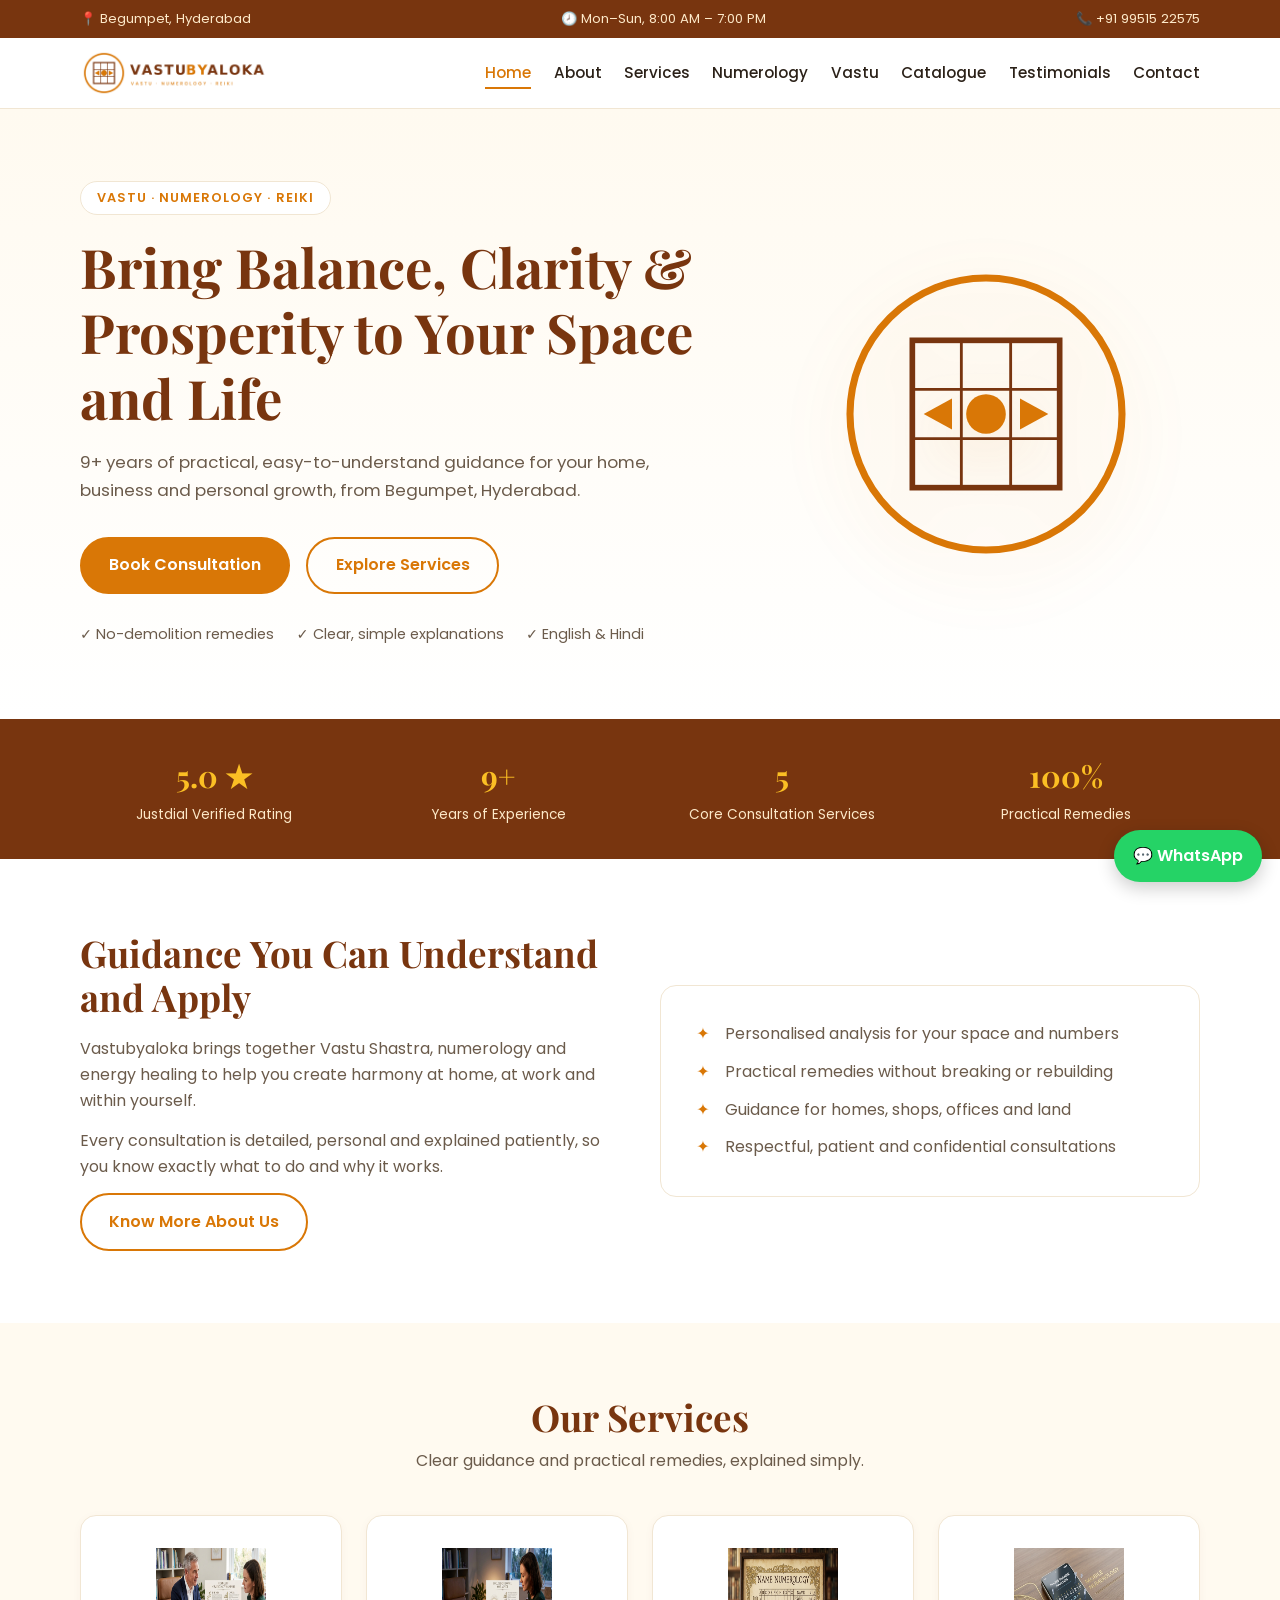
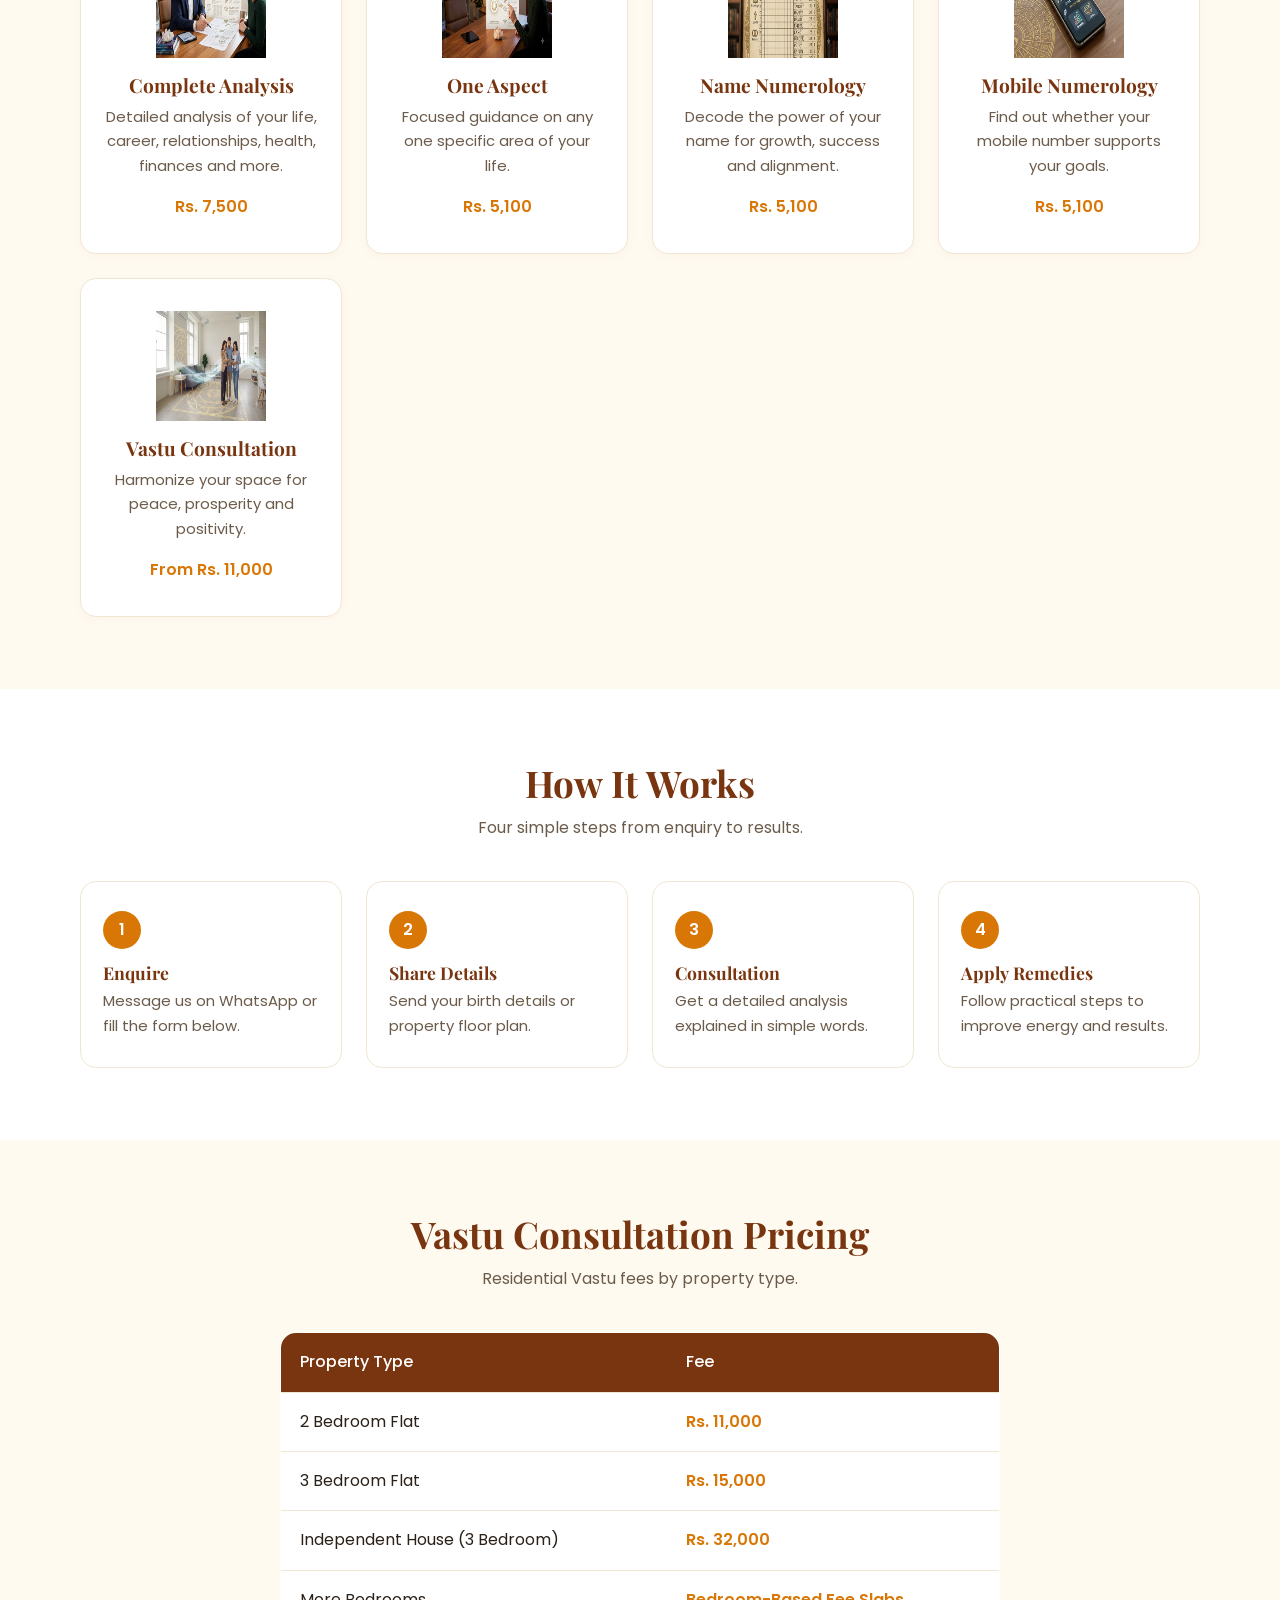
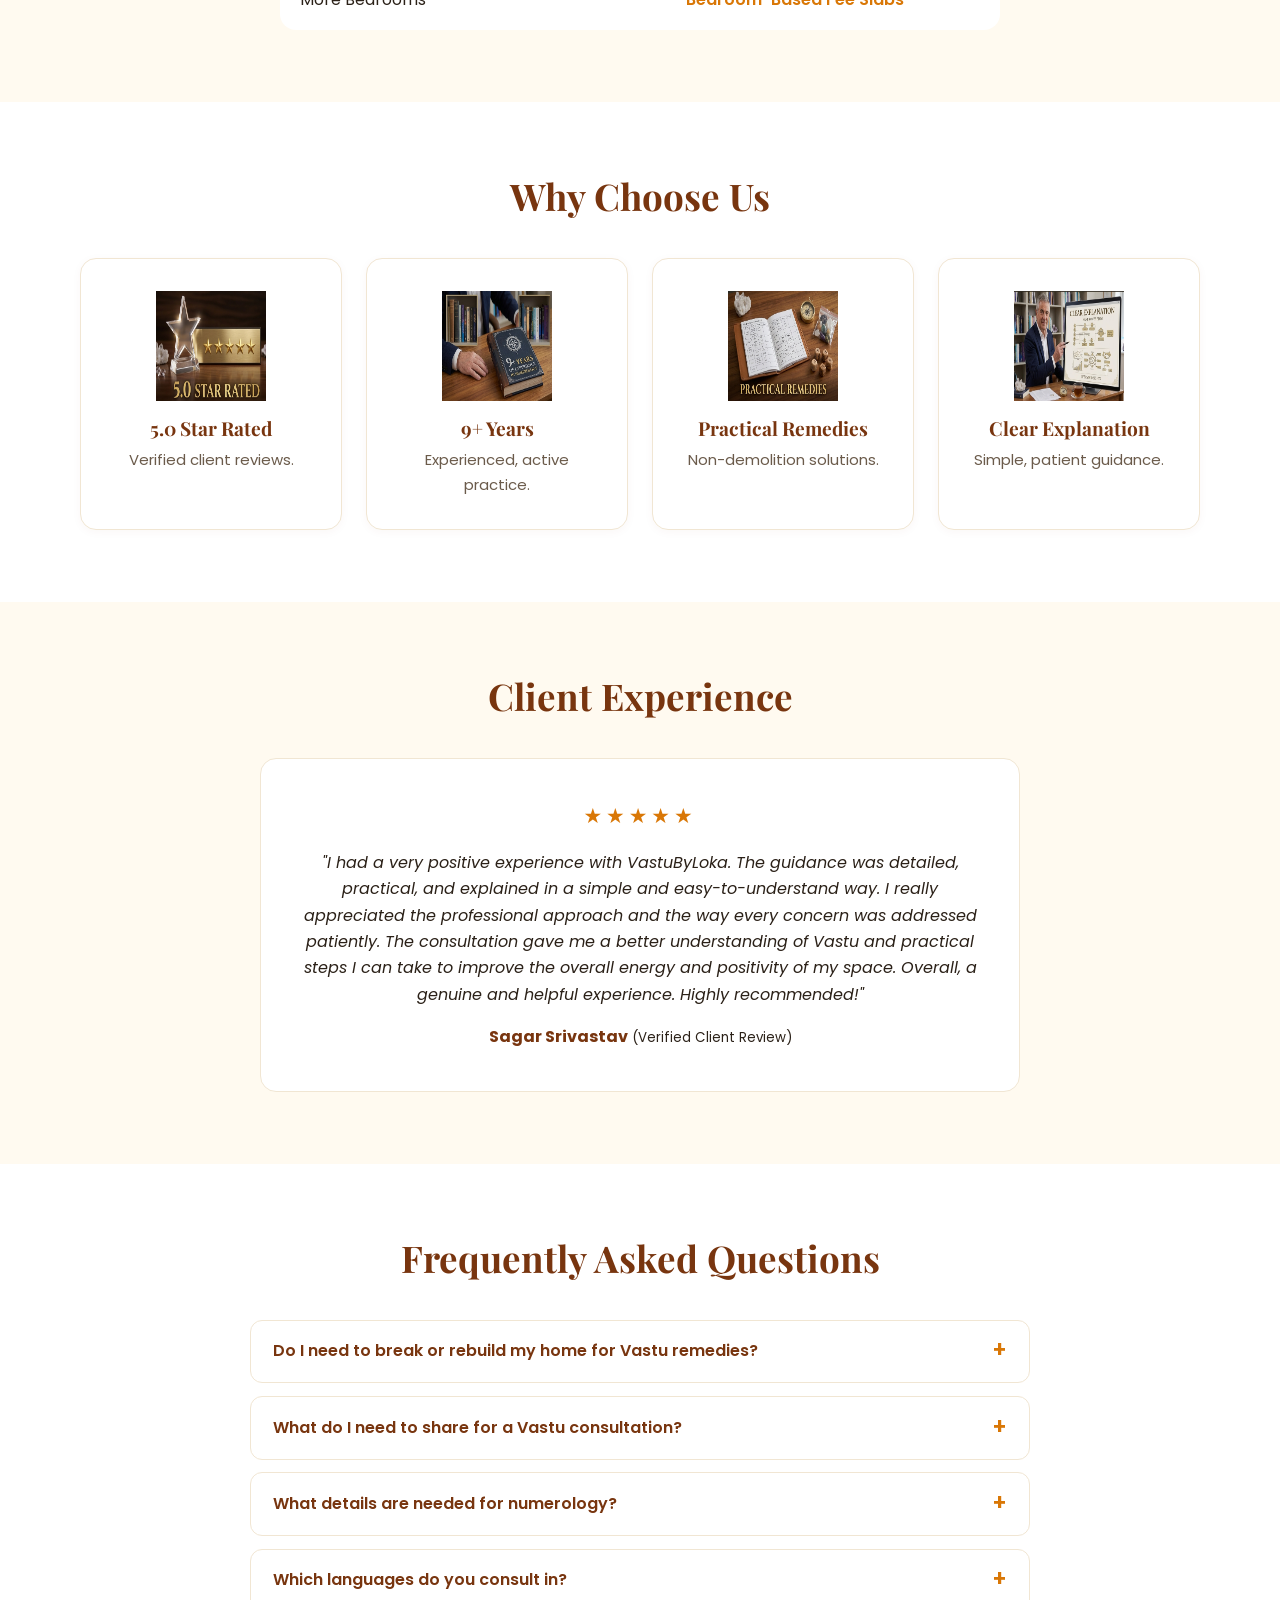
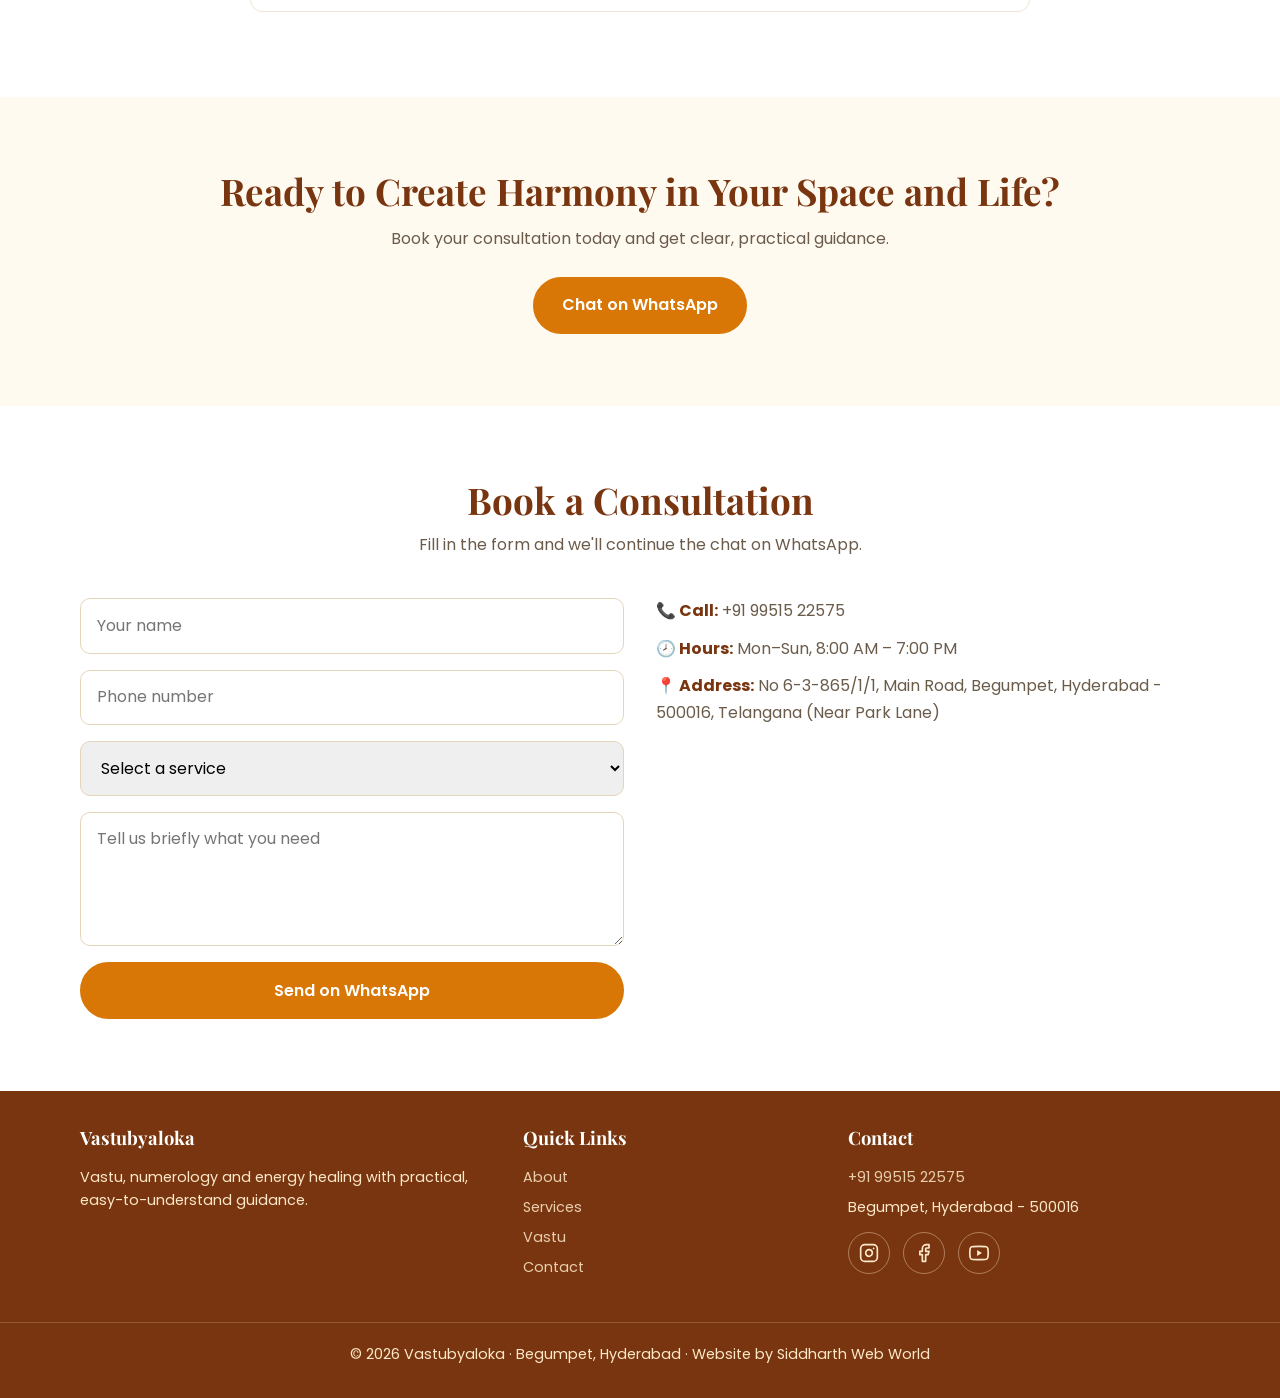
<file: index.html>
<!DOCTYPE html>
<html lang="en">
<head>
<meta charset="UTF-8">
<meta name="viewport" content="width=device-width, initial-scale=1">
<title>Vastubyaloka | Vastu, Numerology & Reiki Healing in Hyderabad</title>
<meta name="description" content="9+ years of expert Vastu consultation, numerology and energy healing in Begumpet, Hyderabad. Book your consultation on WhatsApp.">
<link rel="icon" href="logo.jpeg">
<link rel="preconnect" href="https://fonts.googleapis.com">
<link href="https://fonts.googleapis.com/css2?family=Playfair+Display:wght@600;700&family=Poppins:wght@400;500;600&display=swap" rel="stylesheet">
<link rel="stylesheet" href="css/style.css">
</head>
<body>

<div id="splash">
  <div class="om">ॐ</div>
  <div class="splash-name">VASTUBYALOKA</div>
  <div class="splash-tag">Harmonize your space. Balance your life.</div>
  <div class="bar"><i></i></div>
</div>

<div class="topbar">
  <div class="container">
    <span>📍 Begumpet, Hyderabad</span>
    <span>🕗 Mon–Sun, 8:00 AM – 7:00 PM</span>
    <a href="tel:+919951522575">📞 +91 99515 22575</a>
  </div>
</div>

<header>
  <div class="container nav">
    <a href="index.html" class="logo"><img src="./Images/logo.jpeg" alt="Vastubyaloka Logo" class="nav-logo"></a>
    <button class="burger" aria-label="Menu">☰</button>
    <nav>
      <ul>
        <li><a href="index.html" class="active">Home</a></li>
        <li><a href="about.html">About</a></li>
        <li><a href="services.html">Services</a></li>
        <li><a href="numerology-complete.html">Numerology</a></li>
        <li><a href="vastu.html">Vastu</a></li>
        <li><a href="catalogue.html">Catalogue</a></li>
        <li><a href="testimonials.html">Testimonials</a></li>
        <li><a href="contact.html">Contact</a></li>
      </ul>
    </nav>
  </div>
</header>

<main>

<!-- HERO -->
<section class="hero hero-split">
  <div class="container hero-grid">
    <div class="hero-text">
      <span class="eyebrow">Vastu · Numerology · Reiki</span>
      <h1>Bring Balance, Clarity &amp; Prosperity to Your Space and Life</h1>
      <p>9+ years of practical, easy-to-understand guidance for your home, business and personal growth, from Begumpet, Hyderabad.</p>
      <div class="btns">
        <a class="btn btn-primary" href="#contact">Book Consultation</a>
        <a class="btn btn-outline" href="#services">Explore Services</a>
      </div>
      <ul class="hero-points">
        <li>✓ No-demolition remedies</li>
        <li>✓ Clear, simple explanations</li>
        <li>✓ English &amp; Hindi</li>
      </ul>
    </div>
    <div class="hero-art">
      <svg viewBox="0 0 120 120" aria-hidden="true">
        <circle cx="60" cy="60" r="48" fill="none" stroke="#d97706" stroke-width="2.5"/>
        <rect x="34" y="34" width="52" height="52" fill="none" stroke="#78350f" stroke-width="2"/>
        <path d="M51.3 34V86M68.7 34V86M34 51.3H86M34 68.7H86" stroke="#78350f" stroke-width="1"/>
        <circle cx="60" cy="60" r="7" fill="#d97706"/>
        <path d="M38 60L48 54.5V65.5Z" fill="#d97706"/><path d="M82 60L72 54.5V65.5Z" fill="#d97706"/>
      </svg>
    </div>
  </div>
</section>

<!-- TRUST STRIP -->
<section class="trust">
  <div class="container stats">
    <div><b>5.0 ★</b><span>Justdial Verified Rating</span></div>
    <div><b>9+</b><span>Years of Experience</span></div>
    <div><b>5</b><span>Core Consultation Services</span></div>
    <div><b>100%</b><span>Practical Remedies</span></div>
  </div>
</section>

<!-- ABOUT -->
<section>
  <div class="container two-col">
    <div class="reveal">
      <h2>Guidance You Can Understand and Apply</h2>
      <p>Vastubyaloka brings together Vastu Shastra, numerology and energy healing to help you create harmony at home, at work and within yourself.</p>
      <p>Every consultation is detailed, personal and explained patiently, so you know exactly what to do and why it works.</p>
      <a class="btn btn-outline" href="about.html">Know More About Us</a>
    </div>
    <div class="panel reveal">
      <ul class="ticks">
        <li>Personalised analysis for your space and numbers</li>
        <li>Practical remedies without breaking or rebuilding</li>
        <li>Guidance for homes, shops, offices and land</li>
        <li>Respectful, patient and confidential consultations</li>
      </ul>
    </div>
  </div>
</section>

<!-- SERVICES -->
<!-- <section class="alt" id="services">
  <div class="container">
    <h2 class="reveal">Our Services</h2>
    <p class="sub reveal">Clear guidance and practical remedies, explained simply.</p>
    <div class="grid">
      <div class="card reveal"><div class="ic">🔢</div><h3>Complete Analysis</h3><p>Detailed analysis of your life, career, relationships, health, finances and more.</p><span class="price">Rs. 7,500</span></div>
      <div class="card reveal"><div class="ic">🎯</div><h3>One Aspect</h3><p>Focused guidance on any one specific area of your life.</p><span class="price">Rs. 5,100</span></div>
      <div class="card reveal"><div class="ic">✍️</div><h3>Name Numerology</h3><p>Decode the power of your name for growth, success and alignment.</p><span class="price">Rs. 5,100</span></div>
      <div class="card reveal"><div class="ic">📱</div><h3>Mobile Numerology</h3><p>Find out whether your mobile number supports your goals.</p><span class="price">Rs. 5,100</span></div>
      <div class="card reveal"><div class="ic">🏠</div><h3>Vastu Consultation</h3><p>Harmonize your space for peace, prosperity and positivity.</p><span class="price">From Rs. 11,000</span></div>
    </div>
  </div>
</section> -->
<section class="alt" id="services">
  <div class="container">
    <h2 class="reveal">Our Services</h2>
    <p class="sub reveal">Clear guidance and practical remedies, explained simply.</p>
    <div class="grid">
      <div class="card reveal"><div class="ic"><img src="./Images/Complete Analysis.png" alt="Complete Analysis"></div><h3>Complete Analysis</h3><p>Detailed analysis of your life, career, relationships, health, finances and more.</p><span class="price">Rs. 7,500</span></div>
      <div class="card reveal"><div class="ic"><img src="./Images/One Aspect.png" alt="One Aspect"></div><h3>One Aspect</h3><p>Focused guidance on any one specific area of your life.</p><span class="price">Rs. 5,100</span></div>
      <div class="card reveal"><div class="ic"><img src="./Images/Name Numerology.png" alt="Name Numerology"></div><h3>Name Numerology</h3><p>Decode the power of your name for growth, success and alignment.</p><span class="price">Rs. 5,100</span></div>
      <div class="card reveal"><div class="ic"><img src="./Images/Mobile Numerology.png" alt="Mobile Numerology"></div><h3>Mobile Numerology</h3><p>Find out whether your mobile number supports your goals.</p><span class="price">Rs. 5,100</span></div>
      <div class="card reveal"><div class="ic"><img src="./Images/Vastu Consultation.png" alt="Vastu Consultation"></div><h3>Vastu Consultation</h3><p>Harmonize your space for peace, prosperity and positivity.</p><span class="price">From Rs. 11,000</span></div>
    </div>
  </div>
</section>

<!-- HOW IT WORKS -->
<section>
  <div class="container">
    <h2 class="reveal">How It Works</h2>
    <p class="sub reveal">Four simple steps from enquiry to results.</p>
    <div class="steps">
      <div class="step reveal"><h3>Enquire</h3><p>Message us on WhatsApp or fill the form below.</p></div>
      <div class="step reveal"><h3>Share Details</h3><p>Send your birth details or property floor plan.</p></div>
      <div class="step reveal"><h3>Consultation</h3><p>Get a detailed analysis explained in simple words.</p></div>
      <div class="step reveal"><h3>Apply Remedies</h3><p>Follow practical steps to improve energy and results.</p></div>
    </div>
  </div>
</section>

<!-- PRICING -->
<section class="alt" id="pricing">
  <div class="container">
    <h2 class="reveal">Vastu Consultation Pricing</h2>
    <p class="sub reveal">Residential Vastu fees by property type.</p>
    <div class="table-wrap reveal">
      <table>
        <tr><th>Property Type</th><th>Fee</th></tr>
        <tr><td>2 Bedroom Flat</td><td>Rs. 11,000</td></tr>
        <tr><td>3 Bedroom Flat</td><td>Rs. 15,000</td></tr>
        <tr><td>Independent House (3 Bedroom)</td><td>Rs. 32,000</td></tr>
        <tr><td>More Bedrooms</td><td>Bedroom-Based Fee Slabs</td></tr>
      </table>
    </div>
  </div>
</section>

<!-- WHY CHOOSE US -->
<!-- <section>
  <div class="container">
    <h2 class="reveal">Why Choose Us</h2>
    <p class="sub"></p>
    <div class="grid">
      <div class="card reveal"><div class="ic">⭐</div><h3>5.0 Star Rated</h3><p>Verified client reviews.</p></div>
      <div class="card reveal"><div class="ic">🕉️</div><h3>9+ Years</h3><p>Experienced, active practice.</p></div>
      <div class="card reveal"><div class="ic">🛠️</div><h3>Practical Remedies</h3><p>Non-demolition solutions.</p></div>
      <div class="card reveal"><div class="ic">💬</div><h3>Clear Explanation</h3><p>Simple, patient guidance.</p></div>
    </div>
  </div>
</section> -->
<section>
  <div class="container">
    <h2 class="reveal">Why Choose Us</h2>
    <p class="sub"></p>
    <div class="grid">
      <div class="card reveal"><div class="ic"><img src="./Images/5 Star.png" alt="5.0 Star Rated"></div><h3>5.0 Star Rated</h3><p>Verified client reviews.</p></div>
      <div class="card reveal"><div class="ic"><img src="./Images/9 + years.png" alt="9+ Years Experience"></div><h3>9+ Years</h3><p>Experienced, active practice.</p></div>
      <div class="card reveal"><div class="ic"><img src="./Images/Practical Remedies.png" alt="Practical Remedies"></div><h3>Practical Remedies</h3><p>Non-demolition solutions.</p></div>
      <div class="card reveal"><div class="ic"><img src="./Images/Clear Explanation.png" alt="Clear Explanation"></div><h3>Clear Explanation</h3><p>Simple, patient guidance.</p></div>
    </div>
  </div>
</section>

<!-- TESTIMONIAL -->
<section class="alt">
  <div class="container">
    <h2 class="reveal">Client Experience</h2>
    <p class="sub"></p>
    <div class="quote reveal">
      <div class="stars">★★★★★</div>
      <p>"I had a very positive experience with VastuByLoka. The guidance was detailed, practical, and explained in a simple and easy-to-understand way. I really appreciated the professional approach and the way every concern was addressed patiently. The consultation gave me a better understanding of Vastu and practical steps I can take to improve the overall energy and positivity of my space. Overall, a genuine and helpful experience. Highly recommended!"</p>
      <b>Sagar Srivastav</b> <small>(Verified Client Review)</small>
    </div>
  </div>
</section>

<!-- FAQ -->
<section>
  <div class="container faq">
    <h2 class="reveal">Frequently Asked Questions</h2>
    <p class="sub"></p>
    <details class="reveal"><summary>Do I need to break or rebuild my home for Vastu remedies?</summary><p>No. Our approach focuses on practical, non-demolition remedies that you can apply to your existing space.</p></details>
    <details class="reveal"><summary>What do I need to share for a Vastu consultation?</summary><p>Your property's floor plan and basic details such as direction and number of bedrooms.</p></details>
    <details class="reveal"><summary>What details are needed for numerology?</summary><p>Your full name and date of birth. For mobile numerology, your mobile number as well.</p></details>
    <details class="reveal"><summary>Which languages do you consult in?</summary><p>English and Hindi.</p></details>
  </div>
</section>

<!-- CTA BAND -->
<section class="cta-band">
  <div class="container">
    <h2>Ready to Create Harmony in Your Space and Life?</h2>
    <p>Book your consultation today and get clear, practical guidance.</p>
    <a class="btn btn-primary" href="https://wa.me/919951522575" target="_blank" rel="noopener">Chat on WhatsApp</a>
  </div>
</section>

<!-- CONTACT -->
<section id="contact">
  <div class="container">
    <h2 class="reveal">Book a Consultation</h2>
    <p class="sub reveal">Fill in the form and we'll continue the chat on WhatsApp.</p>
    <div class="contact">
      <form id="enquiryForm" class="reveal">
        <input name="name" placeholder="Your name" required>
        <input name="phone" type="tel" placeholder="Phone number" required>
        <select name="service" required>
          <option value="">Select a service</option>
          <option>Complete Analysis</option><option>One Aspect</option>
          <option>Name Numerology</option><option>Mobile Numerology</option>
          <option>Vastu Consultation</option>
        </select>
        <textarea name="message" rows="4" placeholder="Tell us briefly what you need"></textarea>
        <button class="btn btn-primary" type="submit">Send on WhatsApp</button>
      </form>
      <div class="info reveal">
        <p><b>📞 Call:</b> <a href="tel:+919951522575">+91 99515 22575</a></p>
        <p><b>🕗 Hours:</b> Mon–Sun, 8:00 AM – 7:00 PM</p>
        <p><b>📍 Address:</b> No 6-3-865/1/1, Main Road, Begumpet, Hyderabad - 500016, Telangana (Near Park Lane)</p>
        <iframe loading="lazy" title="Map" src="https://www.google.com/maps?q=Begumpet+Park+Lane+Hyderabad&output=embed"></iframe>
      </div>
    </div>
  </div>
</section>
</main>

<footer>
  <div class="container foot-grid">
    <div>
      <h4>Vastubyaloka</h4>
      <p>Vastu, numerology and energy healing with practical, easy-to-understand guidance.</p>
    </div>
    <div>
      <h4>Quick Links</h4>
      <a href="about.html">About</a><a href="services.html">Services</a><a href="vastu.html">Vastu</a><a href="contact.html">Contact</a>
    </div>
    <div>
      <h4>Contact</h4>
      <a href="tel:+919951522575">+91 99515 22575</a>
      <p>Begumpet, Hyderabad - 500016</p>
      <div class="socials">
        <a href="https://www.instagram.com/vastubyaloka" target="_blank" rel="noopener" aria-label="Instagram">
          <svg viewBox="0 0 24 24"><rect x="2" y="2" width="20" height="20" rx="5"/><path d="M16 11.37A4 4 0 1 1 12.63 8 4 4 0 0 1 16 11.37z"/><line x1="17.5" y1="6.5" x2="17.51" y2="6.5"/></svg>
        </a>
        <a href="https://www.facebook.com/vastubyaloka" target="_blank" rel="noopener" aria-label="Facebook">
          <svg viewBox="0 0 24 24"><path d="M18 2h-3a5 5 0 0 0-5 5v3H7v4h3v8h4v-8h3l1-4h-4V7a1 1 0 0 1 1-1h3z"/></svg>
        </a>
        <a href="https://youtube.com/@alokkaalokka-z2l?si=HkWLSF_PDfoG8xxP" target="_blank" rel="noopener" aria-label="YouTube">
          <svg viewBox="0 0 24 24"><path d="M22.54 6.42a2.78 2.78 0 0 0-1.95-1.97C18.87 4 12 4 12 4s-6.87 0-8.59.45a2.78 2.78 0 0 0-1.95 1.97A29 29 0 0 0 1 12a29 29 0 0 0 .46 5.58 2.78 2.78 0 0 0 1.95 1.97C5.13 20 12 20 12 20s6.87 0 8.59-.45a2.78 2.78 0 0 0 1.95-1.97A29 29 0 0 0 23 12a29 29 0 0 0-.46-5.58z"/><polygon points="9.75,15.5 15.5,12 9.75,8.5" fill="currentColor" stroke="none"/></svg>
        </a>
      </div>
    </div>
  </div>
  <p class="copy">© 2026 Vastubyaloka · Begumpet, Hyderabad · Website by Siddharth Web World</p>
</footer>

<a class="wa" href="https://wa.me/919951522575" target="_blank" rel="noopener">💬 WhatsApp</a>
<script src="js/main.js"></script>
</body>
</html>
</file>
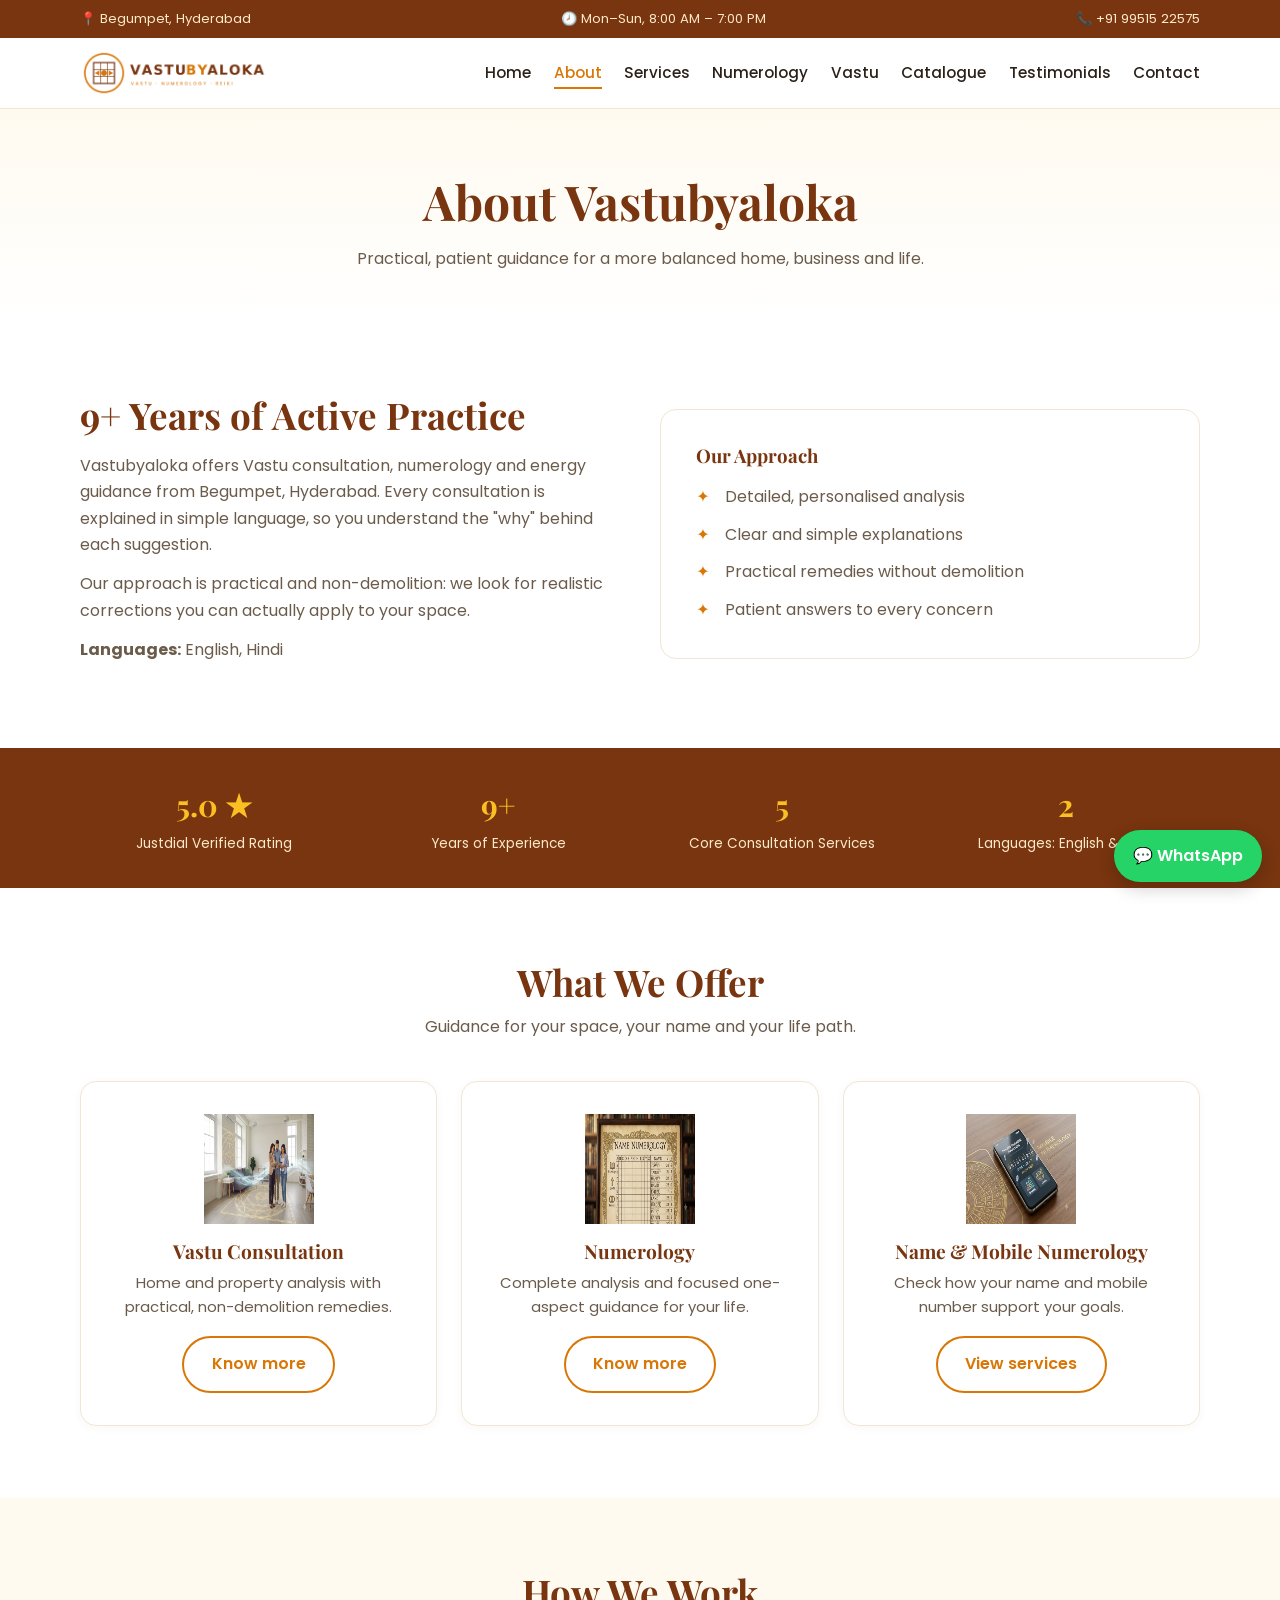
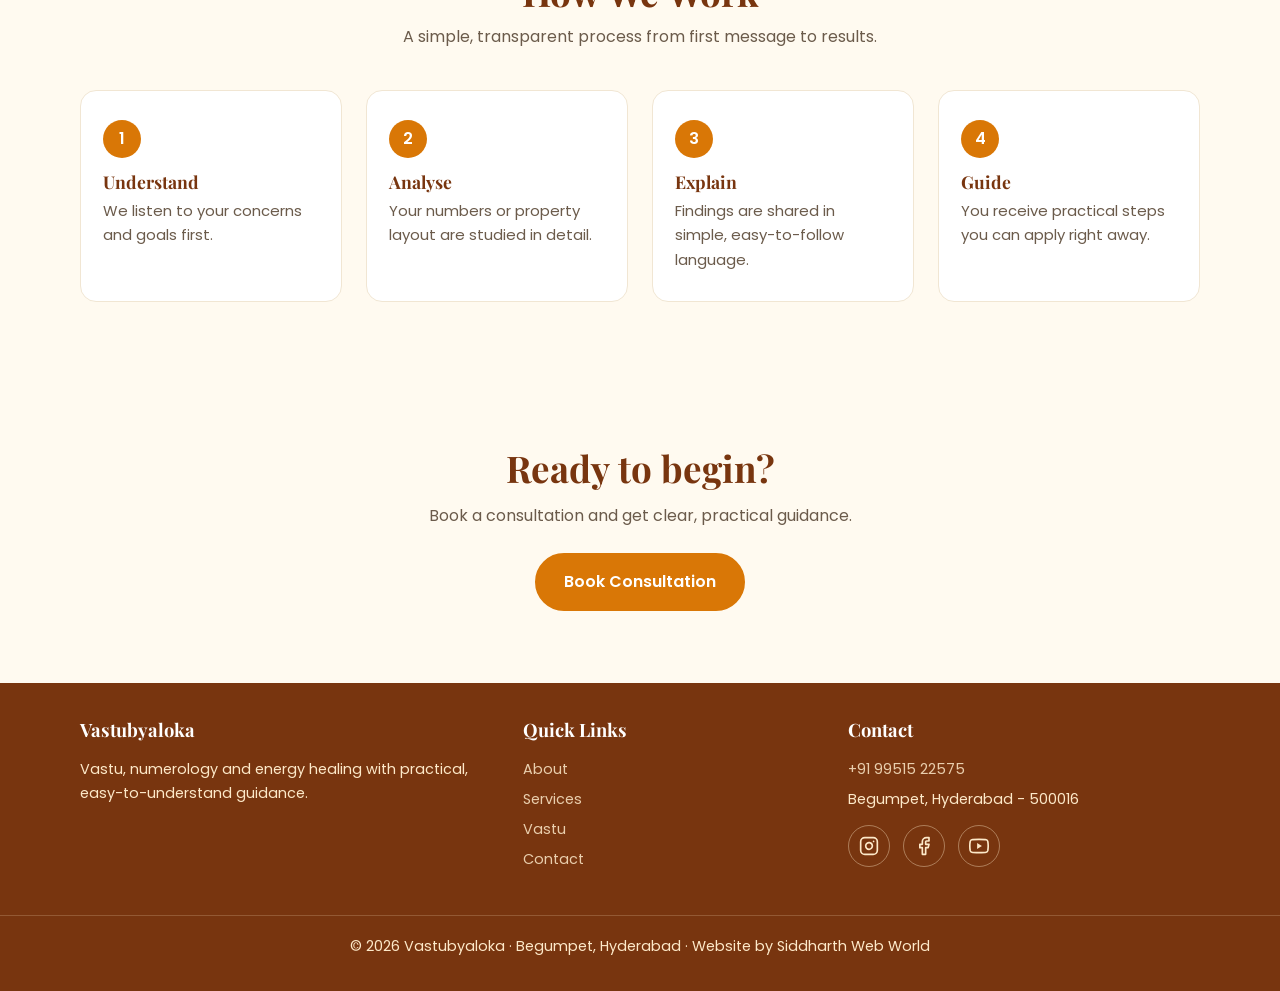
<file: about.html>
<!DOCTYPE html>
<html lang="en">
<head>
<meta charset="UTF-8">
<meta name="viewport" content="width=device-width, initial-scale=1">
<title>About Vastubyaloka | Vastu & Numerology Consultant in Hyderabad</title>
<meta name="description" content="Know more about Vastubyaloka: 9+ years of practical Vastu, numerology and energy guidance in Begumpet, Hyderabad.">
<link rel="icon" href="logo.jpeg">
<link rel="preconnect" href="https://fonts.googleapis.com">
<link href="https://fonts.googleapis.com/css2?family=Playfair+Display:wght@600;700&family=Poppins:wght@400;500;600&display=swap" rel="stylesheet">
<link rel="stylesheet" href="css/style.css">
</head>
<body data-page="about">

<div class="topbar">
  <div class="container">
    <span>📍 Begumpet, Hyderabad</span>
    <span>🕗 Mon–Sun, 8:00 AM – 7:00 PM</span>
    <a href="tel:+919951522575">📞 +91 99515 22575</a>
  </div>
</div>

<header>
  <div class="container nav">
    <a href="index.html" class="logo"><img src="./Images/logo.jpeg" alt="Vastubyaloka Logo" class="nav-logo"></a>
    <button class="burger" aria-label="Menu">☰</button>
    <nav>
      <ul>
        <li><a href="index.html">Home</a></li>
        <li><a href="about.html" class="active">About</a></li>
        <li><a href="services.html">Services</a></li>
        <li><a href="numerology-complete.html">Numerology</a></li>
        <li><a href="vastu.html">Vastu</a></li>
        <li><a href="catalogue.html">Catalogue</a></li>
        <li><a href="testimonials.html">Testimonials</a></li>
        <li><a href="contact.html">Contact</a></li>
      </ul>
    </nav>
  </div>
</header>

<main>

<section class="page-hero"><div class="container">
  <h1>About Vastubyaloka</h1>
  <p>Practical, patient guidance for a more balanced home, business and life.</p>
</div></section>

<section><div class="container two-col">
  <div class="reveal">
    <h2>9+ Years of Active Practice</h2>
    <p>Vastubyaloka offers Vastu consultation, numerology and energy guidance from Begumpet, Hyderabad. Every consultation is explained in simple language, so you understand the "why" behind each suggestion.</p>
    <p>Our approach is practical and non-demolition: we look for realistic corrections you can actually apply to your space.</p>
    <p><b>Languages:</b> English, Hindi</p>
  </div>
  <div class="panel reveal">
    <h3 style="margin-bottom:1rem">Our Approach</h3>
    <ul class="ticks">
      <li>Detailed, personalised analysis</li>
      <li>Clear and simple explanations</li>
      <li>Practical remedies without demolition</li>
      <li>Patient answers to every concern</li>
    </ul>
  </div>
</div></section>

<section class="trust">
  <div class="container stats">
    <div><b>5.0 ★</b><span>Justdial Verified Rating</span></div>
    <div><b>9+</b><span>Years of Experience</span></div>
    <div><b>5</b><span>Core Consultation Services</span></div>
    <div><b>2</b><span>Languages: English &amp; Hindi</span></div>
  </div>
</section>

<section>
  <div class="container">
    <h2 class="reveal">What We Offer</h2>
    <p class="sub reveal">Guidance for your space, your name and your life path.</p>
    <div class="grid">
      <div class="card reveal"><div class="ic"><img src="./Images/Vastu Consultation.png" alt="Vastu Consultation"></div><h3>Vastu Consultation</h3><p>Home and property analysis with practical, non-demolition remedies.</p><a class="btn btn-outline" style="margin-top:1rem" href="vastu.html">Know more</a></div>
      <div class="card reveal"><div class="ic"><img src="./Images/Name Numerology.png" alt="Numerology"></div><h3>Numerology</h3><p>Complete analysis and focused one-aspect guidance for your life.</p><a class="btn btn-outline" style="margin-top:1rem" href="numerology-complete.html">Know more</a></div>
      <div class="card reveal"><div class="ic"><img src="./Images/Mobile Numerology.png" alt="Name and Mobile Numerology"></div><h3>Name &amp; Mobile Numerology</h3><p>Check how your name and mobile number support your goals.</p><a class="btn btn-outline" style="margin-top:1rem" href="services.html">View services</a></div>
    </div>
  </div>
</section>

<section class="alt">
  <div class="container">
    <h2 class="reveal">How We Work</h2>
    <p class="sub reveal">A simple, transparent process from first message to results.</p>
    <div class="steps">
      <div class="step reveal"><h3>Understand</h3><p>We listen to your concerns and goals first.</p></div>
      <div class="step reveal"><h3>Analyse</h3><p>Your numbers or property layout are studied in detail.</p></div>
      <div class="step reveal"><h3>Explain</h3><p>Findings are shared in simple, easy-to-follow language.</p></div>
      <div class="step reveal"><h3>Guide</h3><p>You receive practical steps you can apply right away.</p></div>
    </div>
  </div>
</section>

<section class="cta-band"><div class="container">
  <h2>Ready to begin?</h2>
  <p>Book a consultation and get clear, practical guidance.</p>
  <a class="btn btn-primary" href="contact.html">Book Consultation</a>
</div></section>

</main>

<footer>
  <div class="container foot-grid">
    <div>
      <h4>Vastubyaloka</h4>
      <p>Vastu, numerology and energy healing with practical, easy-to-understand guidance.</p>
    </div>
    <div>
      <h4>Quick Links</h4>
      <a href="about.html">About</a><a href="services.html">Services</a><a href="vastu.html">Vastu</a><a href="contact.html">Contact</a>
    </div>
    <div>
      <h4>Contact</h4>
      <a href="tel:+919951522575">+91 99515 22575</a>
      <p>Begumpet, Hyderabad - 500016</p>
      <div class="socials">
        <a href="https://www.instagram.com/vastubyaloka" target="_blank" rel="noopener" aria-label="Instagram">
          <svg viewBox="0 0 24 24"><rect x="2" y="2" width="20" height="20" rx="5"/><path d="M16 11.37A4 4 0 1 1 12.63 8 4 4 0 0 1 16 11.37z"/><line x1="17.5" y1="6.5" x2="17.51" y2="6.5"/></svg>
        </a>
        <a href="https://www.facebook.com/vastubyaloka" target="_blank" rel="noopener" aria-label="Facebook">
          <svg viewBox="0 0 24 24"><path d="M18 2h-3a5 5 0 0 0-5 5v3H7v4h3v8h4v-8h3l1-4h-4V7a1 1 0 0 1 1-1h3z"/></svg>
        </a>
        <a href="https://youtube.com/@alokkaalokka-z2l?si=HkWLSF_PDfoG8xxP" target="_blank" rel="noopener" aria-label="YouTube">
          <svg viewBox="0 0 24 24"><path d="M22.54 6.42a2.78 2.78 0 0 0-1.95-1.97C18.87 4 12 4 12 4s-6.87 0-8.59.45a2.78 2.78 0 0 0-1.95 1.97A29 29 0 0 0 1 12a29 29 0 0 0 .46 5.58 2.78 2.78 0 0 0 1.95 1.97C5.13 20 12 20 12 20s6.87 0 8.59-.45a2.78 2.78 0 0 0 1.95-1.97A29 29 0 0 0 23 12a29 29 0 0 0-.46-5.58z"/><polygon points="9.75,15.5 15.5,12 9.75,8.5" fill="currentColor" stroke="none"/></svg>
        </a>
      </div>
    </div>
  </div>
  <p class="copy">© 2026 Vastubyaloka · Begumpet, Hyderabad · Website by Siddharth Web World</p>
</footer>

<a class="wa" href="https://wa.me/919951522575" target="_blank" rel="noopener">💬 WhatsApp</a>
<script src="js/main.js"></script>
</body>
</html>
</file>
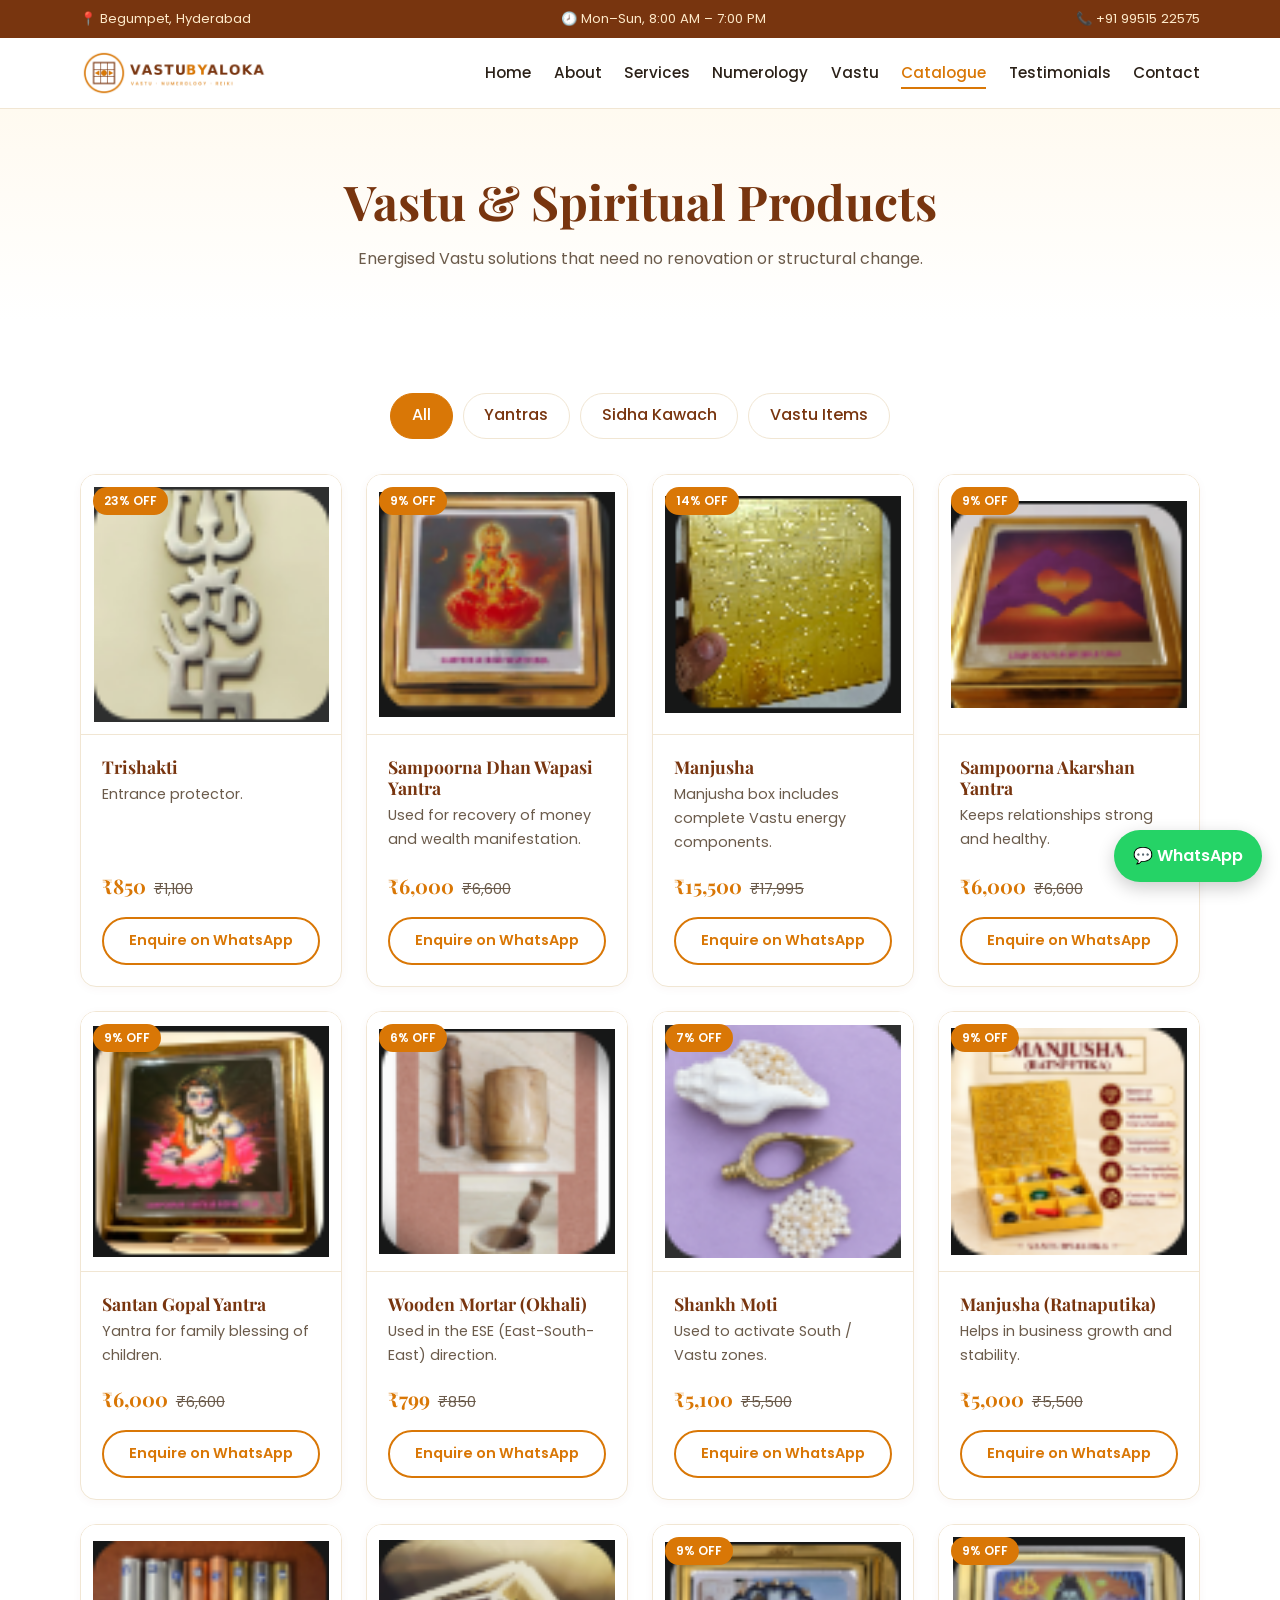
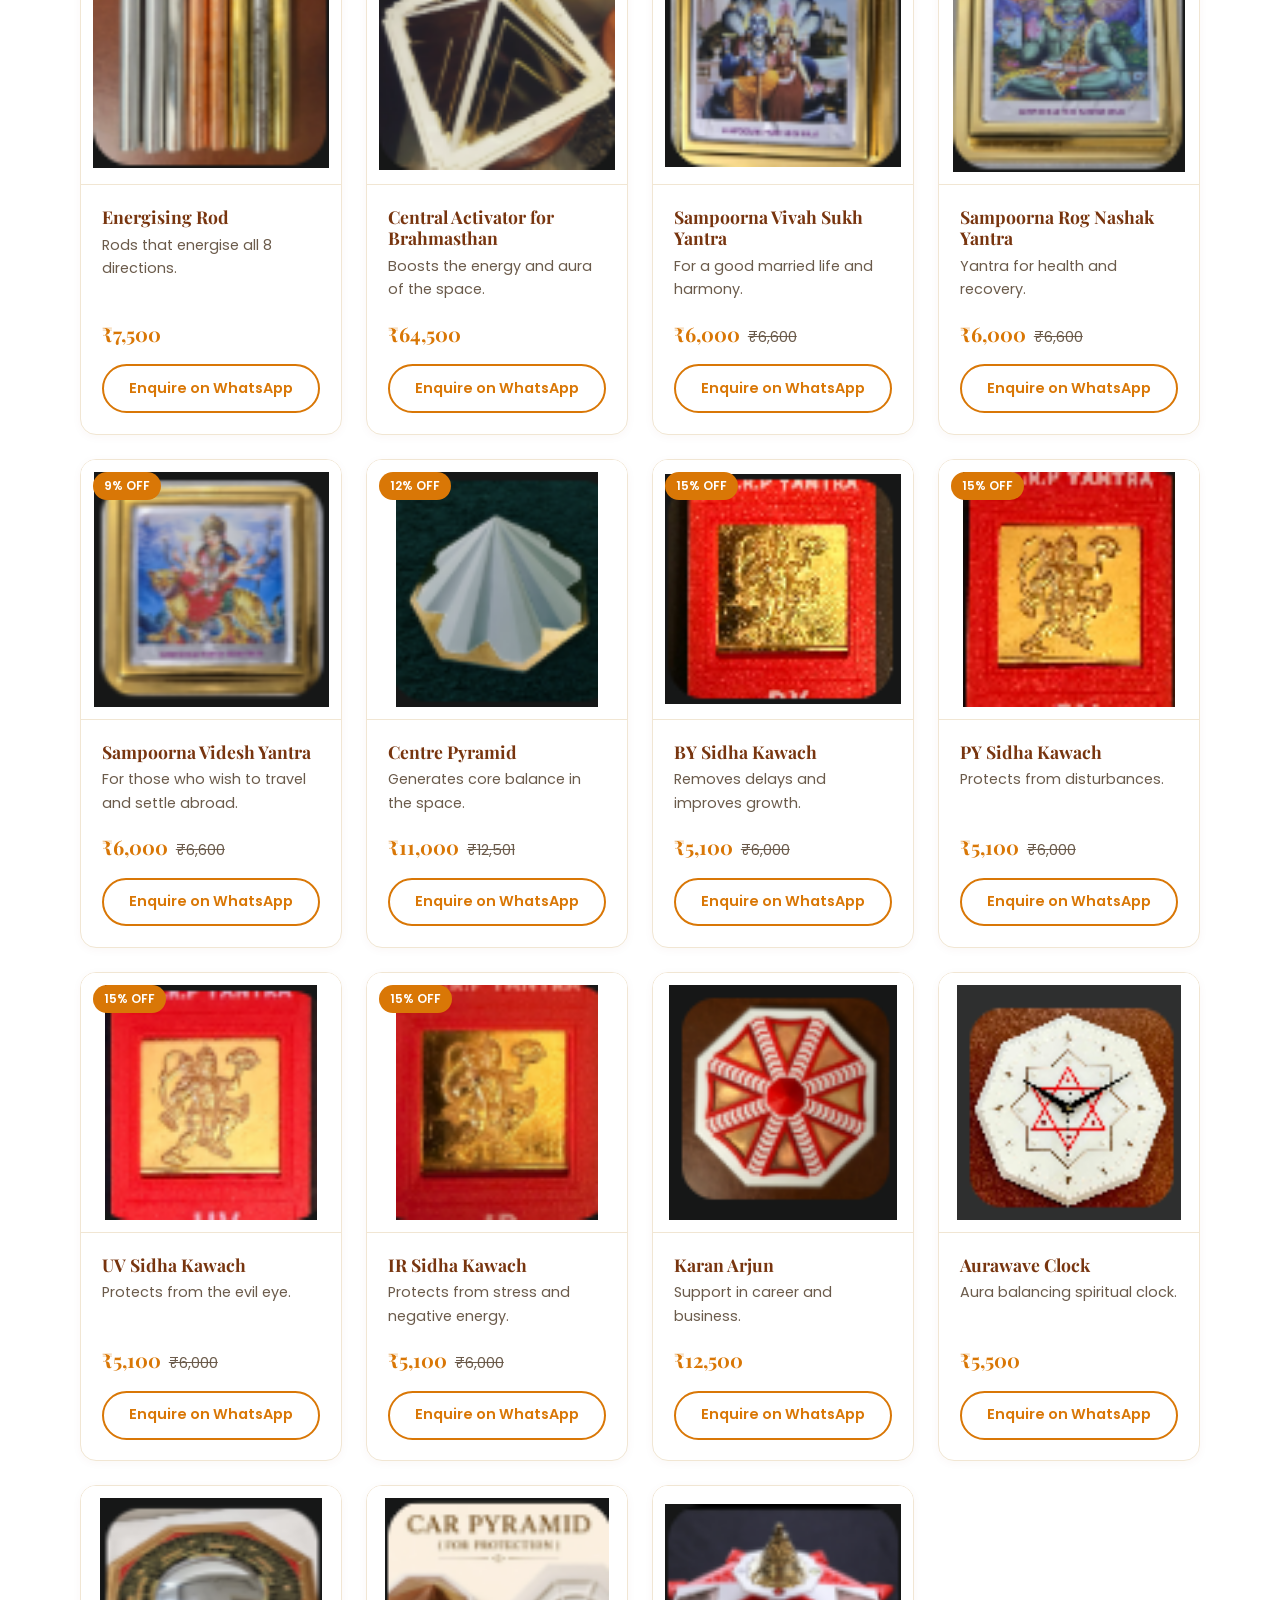
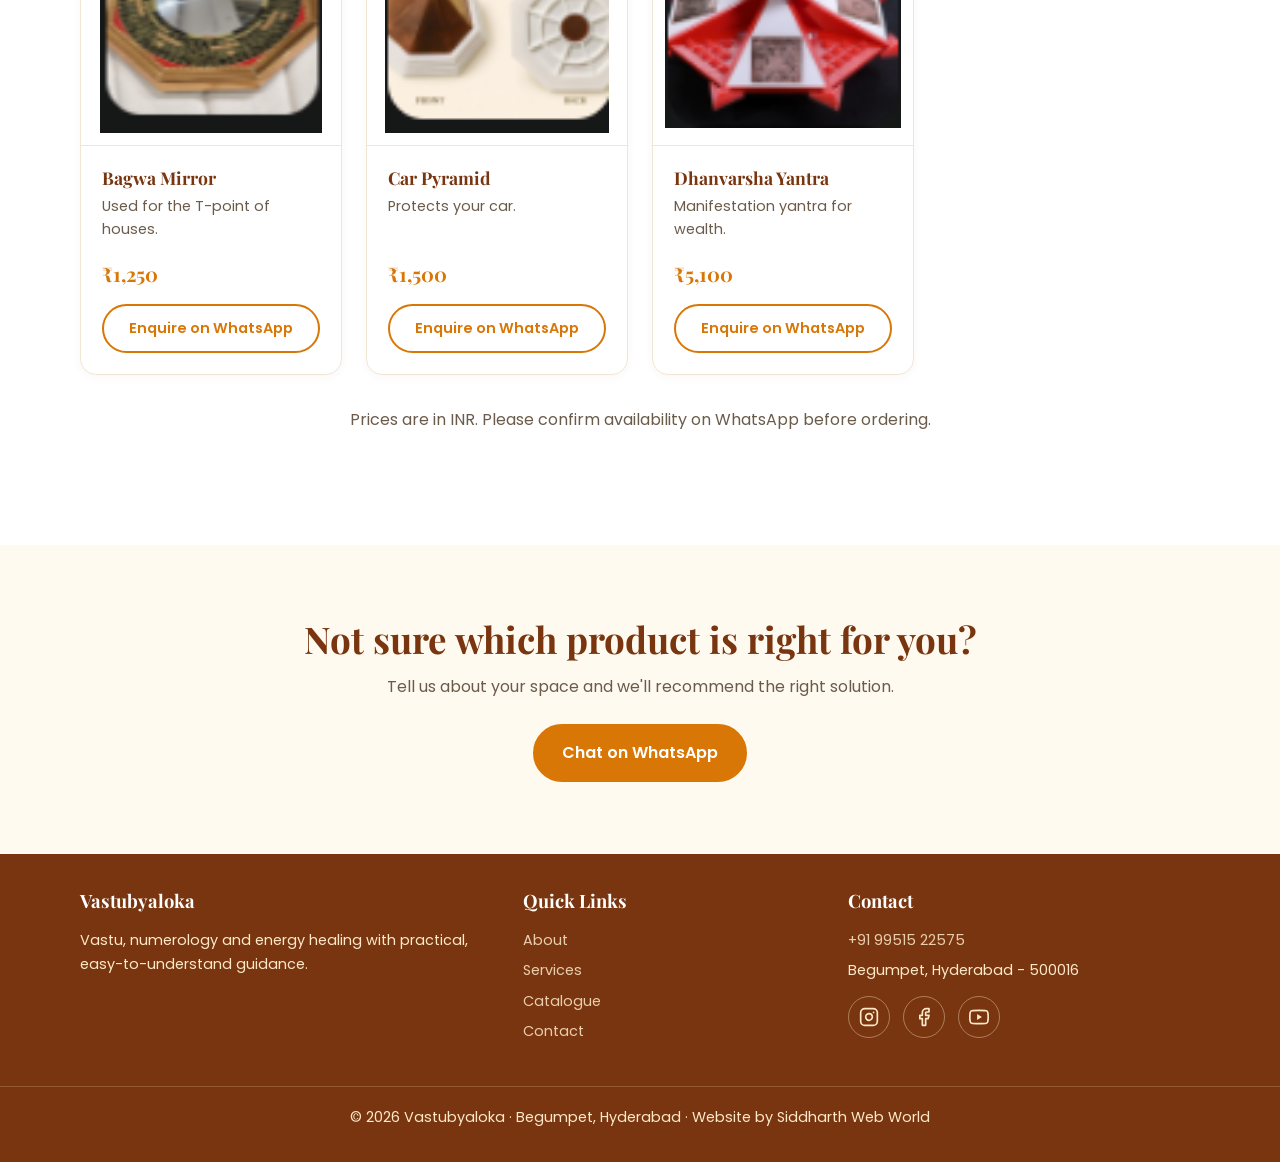
<file: catalogue.html>
<!DOCTYPE html>
<html lang="en">
<head>
<meta charset="UTF-8">
<meta name="viewport" content="width=device-width, initial-scale=1">
<title>Vastu & Spiritual Products Catalogue | Vastubyaloka</title>
<meta name="description" content="Explore Vastu yantras, kawach, pyramids and spiritual products from Vastubyaloka, Begumpet, Hyderabad. Enquire on WhatsApp.">
<link rel="icon" href="./Images/logo.jpeg">
<link rel="preconnect" href="https://fonts.googleapis.com">
<link href="https://fonts.googleapis.com/css2?family=Playfair+Display:wght@600;700&family=Poppins:wght@400;500;600&display=swap" rel="stylesheet">
<link rel="stylesheet" href="css/style.css">
</head>
<body data-page="catalogue">

<div class="topbar">
  <div class="container">
    <span>📍 Begumpet, Hyderabad</span>
    <span>🕗 Mon–Sun, 8:00 AM – 7:00 PM</span>
    <a href="tel:+919951522575">📞 +91 99515 22575</a>
  </div>
</div>

<header>
  <div class="container nav">
    <a href="index.html" class="logo"><img src="./Images/logo.jpeg" alt="Vastubyaloka Logo" class="nav-logo"></a>
    <button class="burger" aria-label="Menu">☰</button>
    <nav>
      <ul>
        <li><a href="index.html">Home</a></li>
        <li><a href="about.html">About</a></li>
        <li><a href="services.html">Services</a></li>
        <li><a href="numerology-complete.html">Numerology</a></li>
        <li><a href="vastu.html">Vastu</a></li>
        <li><a href="catalogue.html" class="active">Catalogue</a></li>
        <li><a href="testimonials.html">Testimonials</a></li>
        <li><a href="contact.html">Contact</a></li>
      </ul>
    </nav>
  </div>
</header>

<main>

<section class="page-hero"><div class="container">
  <h1>Vastu &amp; Spiritual Products</h1>
  <p>Energised Vastu solutions that need no renovation or structural change.</p>
</div></section>

<section>
  <div class="container">

    <div class="filters" id="filters">
      <button class="on" data-c="all">All</button>
      <button data-c="Yantra">Yantras</button>
      <button data-c="Kawach">Sidha Kawach</button>
      <button data-c="Vastu">Vastu Items</button>
    </div>

    <div class="pgrid">

      <!-- 1 -->
      <div class="pcard" data-c="Vastu">
        <div class="pimg"><span class="badge">23% OFF</span><img src="./Images/catalogs/Trisakti.png" alt="Trishakti" loading="lazy" onerror="this.remove()"></div>
        <div class="pbody"><h3>Trishakti</h3><p>Entrance protector.</p>
          <div class="pprice"><b>₹850</b><s>₹1,100</s></div>
          <a class="btn btn-outline" href="https://wa.me/919951522575?text=Hello%20Vastubyaloka%2C%20I%20am%20interested%20in%20Trishakti" target="_blank" rel="noopener">Enquire on WhatsApp</a></div>
      </div>

      <!-- 2 -->
      <div class="pcard" data-c="Yantra">
        <div class="pimg"><span class="badge">9% OFF</span><img src="./Images/catalogs/sampoorna dhayana.png" alt="Sampoorna Dhan Wapasi Yantra" loading="lazy" onerror="this.remove()"></div>
        <div class="pbody"><h3>Sampoorna Dhan Wapasi Yantra</h3><p>Used for recovery of money and wealth manifestation.</p>
          <div class="pprice"><b>₹6,000</b><s>₹6,600</s></div>
          <a class="btn btn-outline" href="https://wa.me/919951522575?text=Hello%20Vastubyaloka%2C%20I%20am%20interested%20in%20Sampoorna%20Dhan%20Wapasi%20Yantra" target="_blank" rel="noopener">Enquire on WhatsApp</a></div>
      </div>

      <!-- 3 -->
      <div class="pcard" data-c="Vastu">
        <div class="pimg"><span class="badge">14% OFF</span><img src="./Images/catalogs/Manjusha.png" alt="Manjusha" loading="lazy" onerror="this.remove()"></div>
        <div class="pbody"><h3>Manjusha</h3><p>Manjusha box includes complete Vastu energy components.</p>
          <div class="pprice"><b>₹15,500</b><s>₹17,995</s></div>
          <a class="btn btn-outline" href="https://wa.me/919951522575?text=Hello%20Vastubyaloka%2C%20I%20am%20interested%20in%20Manjusha" target="_blank" rel="noopener">Enquire on WhatsApp</a></div>
      </div>

      <!-- 4 -->
      <div class="pcard" data-c="Yantra">
        <div class="pimg"><span class="badge">9% OFF</span><img src="./Images/catalogs/Sampoorna Akarshan Yantra.png" alt="Sampoorna Akarshan Yantra" loading="lazy" onerror="this.remove()"></div>
        <div class="pbody"><h3>Sampoorna Akarshan Yantra</h3><p>Keeps relationships strong and healthy.</p>
          <div class="pprice"><b>₹6,000</b><s>₹6,600</s></div>
          <a class="btn btn-outline" href="https://wa.me/919951522575?text=Hello%20Vastubyaloka%2C%20I%20am%20interested%20in%20Sampoorna%20Akarshan%20Yantra" target="_blank" rel="noopener">Enquire on WhatsApp</a></div>
      </div>

      <!-- 5 -->
      <div class="pcard" data-c="Yantra">
        <div class="pimg"><span class="badge">9% OFF</span><img src="./Images/catalogs/Santan Gopal Yantra.png" alt="Santan Gopal Yantra" loading="lazy" onerror="this.remove()"></div>
        <div class="pbody"><h3>Santan Gopal Yantra</h3><p>Yantra for family blessing of children.</p>
          <div class="pprice"><b>₹6,000</b><s>₹6,600</s></div>
          <a class="btn btn-outline" href="https://wa.me/919951522575?text=Hello%20Vastubyaloka%2C%20I%20am%20interested%20in%20Santan%20Gopal%20Yantra" target="_blank" rel="noopener">Enquire on WhatsApp</a></div>
      </div>

      <!-- 6 -->
      <div class="pcard" data-c="Vastu">
        <div class="pimg"><span class="badge">6% OFF</span><img src="./Images/catalogs/Wooden Mortar (Okhali).png" alt="Wooden Mortar (Okhali)" loading="lazy" onerror="this.remove()"></div>
        <div class="pbody"><h3>Wooden Mortar (Okhali)</h3><p>Used in the ESE (East-South-East) direction.</p>
          <div class="pprice"><b>₹799</b><s>₹850</s></div>
          <a class="btn btn-outline" href="https://wa.me/919951522575?text=Hello%20Vastubyaloka%2C%20I%20am%20interested%20in%20Wooden%20Mortar%20(Okhali)" target="_blank" rel="noopener">Enquire on WhatsApp</a></div>
      </div>

      <!-- 7 -->
      <div class="pcard" data-c="Vastu">
        <div class="pimg"><span class="badge">7% OFF</span><img src="./Images/catalogs/Shankh Moti.png" alt="Shankh Moti" loading="lazy" onerror="this.remove()"></div>
        <div class="pbody"><h3>Shankh Moti</h3><p>Used to activate South / Vastu zones.</p>
          <div class="pprice"><b>₹5,100</b><s>₹5,500</s></div>
          <a class="btn btn-outline" href="https://wa.me/919951522575?text=Hello%20Vastubyaloka%2C%20I%20am%20interested%20in%20Shankh%20Moti" target="_blank" rel="noopener">Enquire on WhatsApp</a></div>
      </div>

      <!-- 8 -->
      <div class="pcard" data-c="Vastu">
        <div class="pimg"><span class="badge">9% OFF</span><img src="./Images/catalogs/Manjusha (Ratnaputika).png" alt="Manjusha (Ratnaputika)" loading="lazy" onerror="this.remove()"></div>
        <div class="pbody"><h3>Manjusha (Ratnaputika)</h3><p>Helps in business growth and stability.</p>
          <div class="pprice"><b>₹5,000</b><s>₹5,500</s></div>
          <a class="btn btn-outline" href="https://wa.me/919951522575?text=Hello%20Vastubyaloka%2C%20I%20am%20interested%20in%20Manjusha%20(Ratnaputika)" target="_blank" rel="noopener">Enquire on WhatsApp</a></div>
      </div>

      <!-- 9 -->
      <div class="pcard" data-c="Vastu">
        <div class="pimg"><img src="Images/catalogs/Energising Rod.png" alt="Energising Rod" loading="lazy" onerror="this.remove()"></div>
        <div class="pbody"><h3>Energising Rod</h3><p>Rods that energise all 8 directions.</p>
          <div class="pprice"><b>₹7,500</b></div>
          <a class="btn btn-outline" href="https://wa.me/919951522575?text=Hello%20Vastubyaloka%2C%20I%20am%20interested%20in%20Energising%20Rod" target="_blank" rel="noopener">Enquire on WhatsApp</a></div>
      </div>

      <!-- 10 -->
      <div class="pcard" data-c="Vastu">
        <div class="pimg"><img src="Images/catalogs/Central Activator for Brahmasthan.png" alt="Central Activator for Brahmasthan" loading="lazy" onerror="this.remove()"></div>
        <div class="pbody"><h3>Central Activator for Brahmasthan</h3><p>Boosts the energy and aura of the space.</p>
          <div class="pprice"><b>₹64,500</b></div>
          <a class="btn btn-outline" href="https://wa.me/919951522575?text=Hello%20Vastubyaloka%2C%20I%20am%20interested%20in%20Central%20Activator%20for%20Brahmasthan" target="_blank" rel="noopener">Enquire on WhatsApp</a></div>
      </div>

      <!-- 11 -->
      <div class="pcard" data-c="Yantra">
        <div class="pimg"><span class="badge">9% OFF</span><img src="Images/catalogs/Sampoorna Vivah Sukh Yantra.png" alt="Sampoorna Vivah Sukh Yantra" loading="lazy" onerror="this.remove()"></div>
        <div class="pbody"><h3>Sampoorna Vivah Sukh Yantra</h3><p>For a good married life and harmony.</p>
          <div class="pprice"><b>₹6,000</b><s>₹6,600</s></div>
          <a class="btn btn-outline" href="https://wa.me/919951522575?text=Hello%20Vastubyaloka%2C%20I%20am%20interested%20in%20Sampoorna%20Vivah%20Sukh%20Yantra" target="_blank" rel="noopener">Enquire on WhatsApp</a></div>
      </div>

      <!-- 12 -->
      <div class="pcard" data-c="Yantra">
        <div class="pimg"><span class="badge">9% OFF</span><img src="Images/catalogs/Sampoorna Rog Nashak Yantra.png" alt="Sampoorna Rog Nashak Yantra" loading="lazy" onerror="this.remove()"></div>
        <div class="pbody"><h3>Sampoorna Rog Nashak Yantra</h3><p>Yantra for health and recovery.</p>
          <div class="pprice"><b>₹6,000</b><s>₹6,600</s></div>
          <a class="btn btn-outline" href="https://wa.me/919951522575?text=Hello%20Vastubyaloka%2C%20I%20am%20interested%20in%20Sampoorna%20Rog%20Nashak%20Yantra" target="_blank" rel="noopener">Enquire on WhatsApp</a></div>
      </div>

      <!-- 13 -->
      <div class="pcard" data-c="Yantra">
        <div class="pimg"><span class="badge">9% OFF</span><img src="Images/catalogs/Sampoorna Videsh Yantra.png" alt="Sampoorna Videsh Yantra" loading="lazy" onerror="this.remove()"></div>
        <div class="pbody"><h3>Sampoorna Videsh Yantra</h3><p>For those who wish to travel and settle abroad.</p>
          <div class="pprice"><b>₹6,000</b><s>₹6,600</s></div>
          <a class="btn btn-outline" href="https://wa.me/919951522575?text=Hello%20Vastubyaloka%2C%20I%20am%20interested%20in%20Sampoorna%20Videsh%20Yantra" target="_blank" rel="noopener">Enquire on WhatsApp</a></div>
      </div>

      <!-- 14 -->
      <div class="pcard" data-c="Vastu">
        <div class="pimg"><span class="badge">12% OFF</span><img src="Images/catalogs/Centre Pyramid.png" alt="Centre Pyramid" loading="lazy" onerror="this.remove()"></div>
        <div class="pbody"><h3>Centre Pyramid</h3><p>Generates core balance in the space.</p>
          <div class="pprice"><b>₹11,000</b><s>₹12,501</s></div>
          <a class="btn btn-outline" href="https://wa.me/919951522575?text=Hello%20Vastubyaloka%2C%20I%20am%20interested%20in%20Centre%20Pyramid" target="_blank" rel="noopener">Enquire on WhatsApp</a></div>
      </div>

      <!-- 15 -->
      <div class="pcard" data-c="Kawach">
        <div class="pimg"><span class="badge">15% OFF</span><img src="Images/catalogs/BY Sidha Kawach.png" alt="BY Sidha Kawach" loading="lazy" onerror="this.remove()"></div>
        <div class="pbody"><h3>BY Sidha Kawach</h3><p>Removes delays and improves growth.</p>
          <div class="pprice"><b>₹5,100</b><s>₹6,000</s></div>
          <a class="btn btn-outline" href="https://wa.me/919951522575?text=Hello%20Vastubyaloka%2C%20I%20am%20interested%20in%20BY%20Sidha%20Kawach" target="_blank" rel="noopener">Enquire on WhatsApp</a></div>
      </div>

      <!-- 16 -->
      <div class="pcard" data-c="Kawach">
        <div class="pimg"><span class="badge">15% OFF</span><img src="Images/catalogs/PY Sidha Kawach.png" alt="PY Sidha Kawach" loading="lazy" onerror="this.remove()"></div>
        <div class="pbody"><h3>PY Sidha Kawach</h3><p>Protects from disturbances.</p>
          <div class="pprice"><b>₹5,100</b><s>₹6,000</s></div>
          <a class="btn btn-outline" href="https://wa.me/919951522575?text=Hello%20Vastubyaloka%2C%20I%20am%20interested%20in%20PY%20Sidha%20Kawach" target="_blank" rel="noopener">Enquire on WhatsApp</a></div>
      </div>

      <!-- 17 -->
      <div class="pcard" data-c="Kawach">
        <div class="pimg"><span class="badge">15% OFF</span><img src="Images/catalogs/UV Sidha Kawach.png" alt="UV Sidha Kawach" loading="lazy" onerror="this.remove()"></div>
        <div class="pbody"><h3>UV Sidha Kawach</h3><p>Protects from the evil eye.</p>
          <div class="pprice"><b>₹5,100</b><s>₹6,000</s></div>
          <a class="btn btn-outline" href="https://wa.me/919951522575?text=Hello%20Vastubyaloka%2C%20I%20am%20interested%20in%20UV%20Sidha%20Kawach" target="_blank" rel="noopener">Enquire on WhatsApp</a></div>
      </div>

      <!-- 18 -->
      <div class="pcard" data-c="Kawach">
        <div class="pimg"><span class="badge">15% OFF</span><img src="Images/catalogs/IR Sidha Kawach.png" alt="IR Sidha Kawach" loading="lazy" onerror="this.remove()"></div>
        <div class="pbody"><h3>IR Sidha Kawach</h3><p>Protects from stress and negative energy.</p>
          <div class="pprice"><b>₹5,100</b><s>₹6,000</s></div>
          <a class="btn btn-outline" href="https://wa.me/919951522575?text=Hello%20Vastubyaloka%2C%20I%20am%20interested%20in%20IR%20Sidha%20Kawach" target="_blank" rel="noopener">Enquire on WhatsApp</a></div>
      </div>

      <!-- 19 -->
      <div class="pcard" data-c="Vastu">
        <div class="pimg"><img src="Images/catalogs/Karan Arjun.png" alt="Karan Arjun" loading="lazy" onerror="this.remove()"></div>
        <div class="pbody"><h3>Karan Arjun</h3><p>Support in career and business.</p>
          <div class="pprice"><b>₹12,500</b></div>
          <a class="btn btn-outline" href="https://wa.me/919951522575?text=Hello%20Vastubyaloka%2C%20I%20am%20interested%20in%20Karan%20Arjun" target="_blank" rel="noopener">Enquire on WhatsApp</a></div>
      </div>

      <!-- 20 -->
      <div class="pcard" data-c="Vastu">
        <div class="pimg"><img src="Images/catalogs/Aurawave Clock.png" alt="Aurawave Clock" loading="lazy" onerror="this.remove()"></div>
        <div class="pbody"><h3>Aurawave Clock</h3><p>Aura balancing spiritual clock.</p>
          <div class="pprice"><b>₹5,500</b></div>
          <a class="btn btn-outline" href="https://wa.me/919951522575?text=Hello%20Vastubyaloka%2C%20I%20am%20interested%20in%20Aurawave%20Clock" target="_blank" rel="noopener">Enquire on WhatsApp</a></div>
      </div>

      <!-- 21 -->
      <div class="pcard" data-c="Vastu">
        <div class="pimg"><img src="Images/catalogs/Bagwa Mirror.png" alt="Bagwa Mirror" loading="lazy" onerror="this.remove()"></div>
        <div class="pbody"><h3>Bagwa Mirror</h3><p>Used for the T-point of houses.</p>
          <div class="pprice"><b>₹1,250</b></div>
          <a class="btn btn-outline" href="https://wa.me/919951522575?text=Hello%20Vastubyaloka%2C%20I%20am%20interested%20in%20Bagwa%20Mirror" target="_blank" rel="noopener">Enquire on WhatsApp</a></div>
      </div>

      <!-- 22 -->
      <div class="pcard" data-c="Vastu">
        <div class="pimg"><img src="Images/catalogs/Car Pyramid.png" alt="Car Pyramid" loading="lazy" onerror="this.remove()"></div>
        <div class="pbody"><h3>Car Pyramid</h3><p>Protects your car.</p>
          <div class="pprice"><b>₹1,500</b></div>
          <a class="btn btn-outline" href="https://wa.me/919951522575?text=Hello%20Vastubyaloka%2C%20I%20am%20interested%20in%20Car%20Pyramid" target="_blank" rel="noopener">Enquire on WhatsApp</a></div>
      </div>

      <!-- 23 -->
      <div class="pcard" data-c="Yantra">
        <div class="pimg"><img src="Images/catalogs/Dhanvarsha Yantra.png" alt="Dhanvarsha Yantra" loading="lazy" onerror="this.remove()"></div>
        <div class="pbody"><h3>Dhanvarsha Yantra</h3><p>Manifestation yantra for wealth.</p>
          <div class="pprice"><b>₹5,100</b></div>
          <a class="btn btn-outline" href="https://wa.me/919951522575?text=Hello%20Vastubyaloka%2C%20I%20am%20interested%20in%20Dhanvarsha%20Yantra" target="_blank" rel="noopener">Enquire on WhatsApp</a></div>
      </div>

    </div>

    <p class="sub" style="margin-top:2rem">Prices are in INR. Please confirm availability on WhatsApp before ordering.</p>
  </div>
</section>

<section class="cta-band"><div class="container">
  <h2>Not sure which product is right for you?</h2>
  <p>Tell us about your space and we'll recommend the right solution.</p>
  <a class="btn btn-primary" href="https://wa.me/919951522575" target="_blank" rel="noopener">Chat on WhatsApp</a>
</div></section>

</main>

<footer>
  <div class="container foot-grid">
    <div>
      <h4>Vastubyaloka</h4>
      <p>Vastu, numerology and energy healing with practical, easy-to-understand guidance.</p>
    </div>
    <div>
      <h4>Quick Links</h4>
      <a href="about.html">About</a><a href="services.html">Services</a><a href="catalogue.html">Catalogue</a><a href="contact.html">Contact</a>
    </div>
    <div>
      <h4>Contact</h4>
      <a href="tel:+919951522575">+91 99515 22575</a>
      <p>Begumpet, Hyderabad - 500016</p>
      <div class="socials">
        <a href="https://www.instagram.com/vastubyaloka" target="_blank" rel="noopener" aria-label="Instagram">
          <svg viewBox="0 0 24 24"><rect x="2" y="2" width="20" height="20" rx="5"/><path d="M16 11.37A4 4 0 1 1 12.63 8 4 4 0 0 1 16 11.37z"/><line x1="17.5" y1="6.5" x2="17.51" y2="6.5"/></svg>
        </a>
        <a href="https://www.facebook.com/vastubyaloka" target="_blank" rel="noopener" aria-label="Facebook">
          <svg viewBox="0 0 24 24"><path d="M18 2h-3a5 5 0 0 0-5 5v3H7v4h3v8h4v-8h3l1-4h-4V7a1 1 0 0 1 1-1h3z"/></svg>
        </a>
        <a href="https://youtube.com/@alokkaalokka-z2l?si=HkWLSF_PDfoG8xxP" target="_blank" rel="noopener" aria-label="YouTube">
          <svg viewBox="0 0 24 24"><path d="M22.54 6.42a2.78 2.78 0 0 0-1.95-1.97C18.87 4 12 4 12 4s-6.87 0-8.59.45a2.78 2.78 0 0 0-1.95 1.97A29 29 0 0 0 1 12a29 29 0 0 0 .46 5.58 2.78 2.78 0 0 0 1.95 1.97C5.13 20 12 20 12 20s6.87 0 8.59-.45a2.78 2.78 0 0 0 1.95-1.97A29 29 0 0 0 23 12a29 29 0 0 0-.46-5.58z"/><polygon points="9.75,15.5 15.5,12 9.75,8.5" fill="currentColor" stroke="none"/></svg>
        </a>
      </div>
    </div>
  </div>
  <p class="copy">© 2026 Vastubyaloka · Begumpet, Hyderabad · Website by Siddharth Web World</p>
</footer>

<a class="wa" href="https://wa.me/919951522575" target="_blank" rel="noopener">💬 WhatsApp</a>
<script src="js/main.js"></script>

<!-- Filter buttons (optional: delete this block and the .filters div if you don't want filters) -->
<script>
document.getElementById('filters').addEventListener('click', e => {
  if (e.target.tagName !== 'BUTTON') return;
  document.querySelectorAll('#filters button').forEach(b => b.classList.remove('on'));
  e.target.classList.add('on');
  const c = e.target.dataset.c;
  document.querySelectorAll('.pcard').forEach(card => {
    card.style.display = (c === 'all' || card.dataset.c === c) ? '' : 'none';
  });
});
</script>
</body>
</html>
</file>
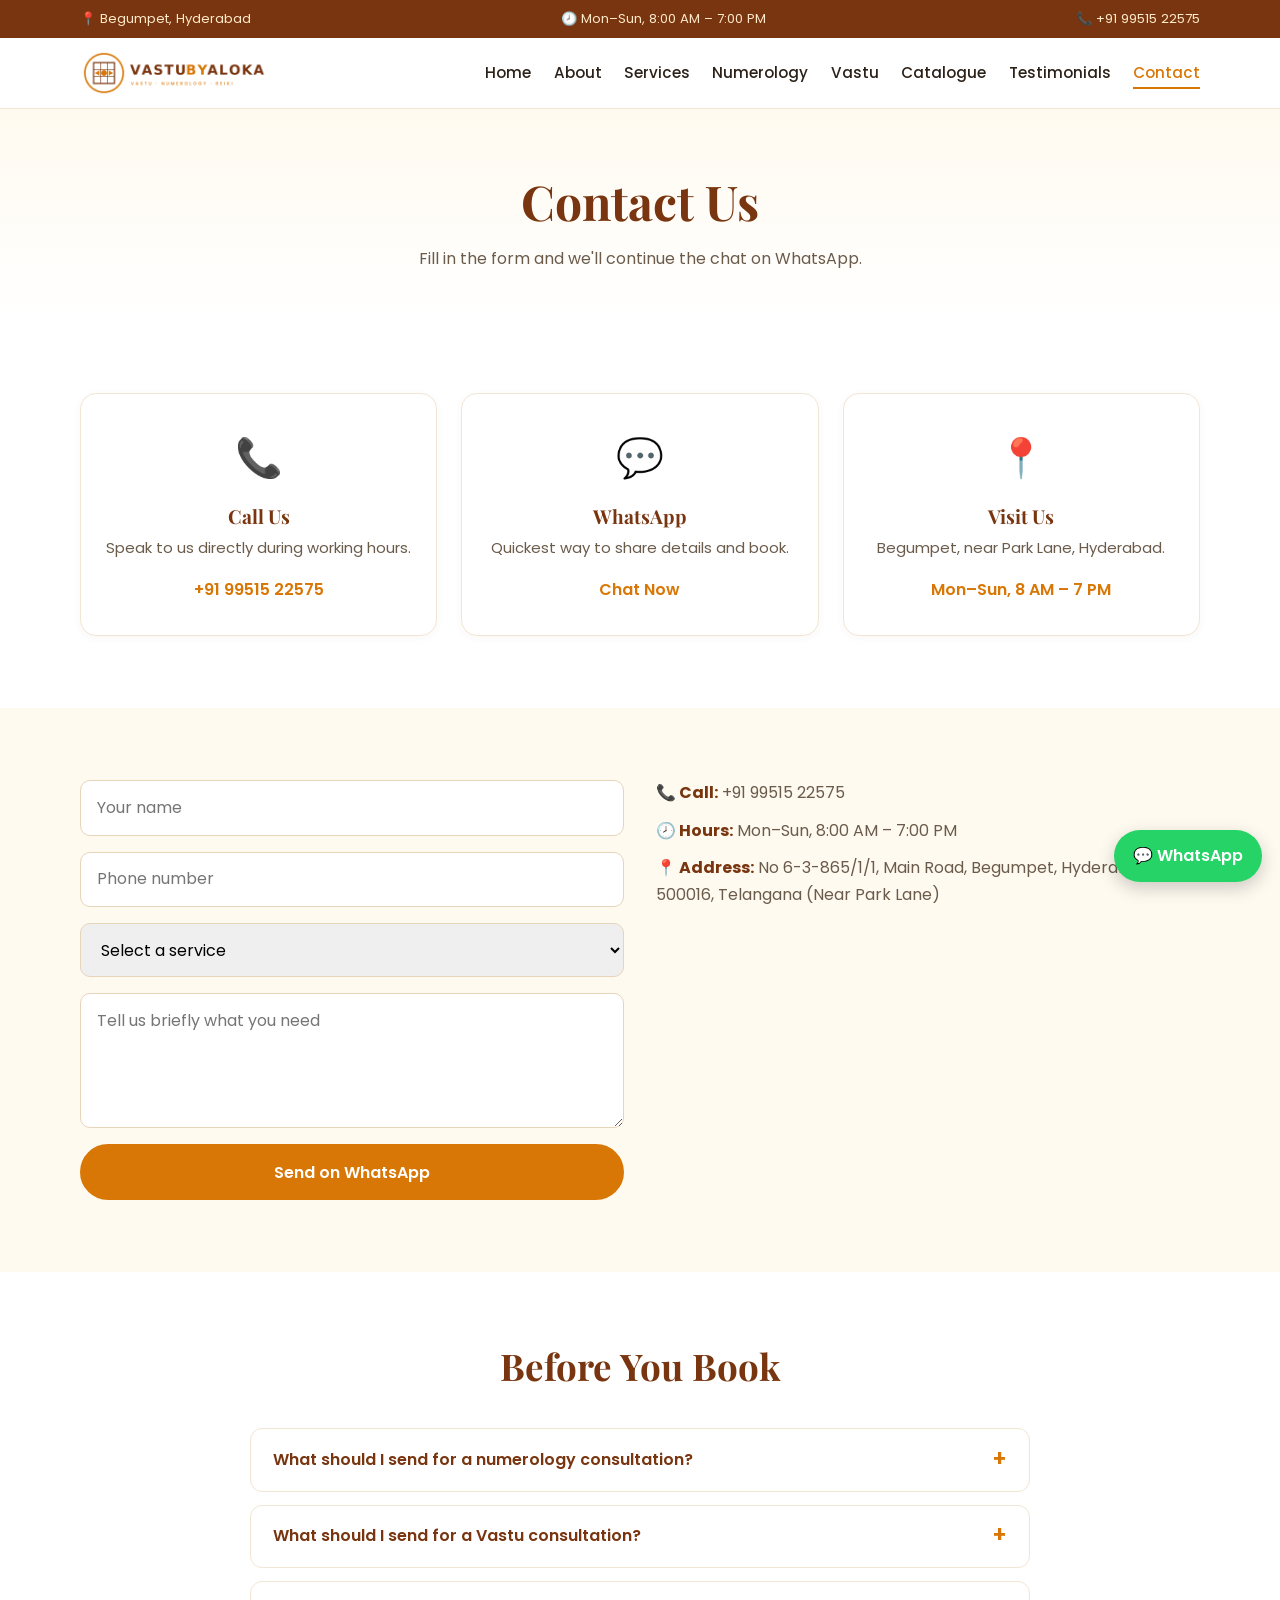
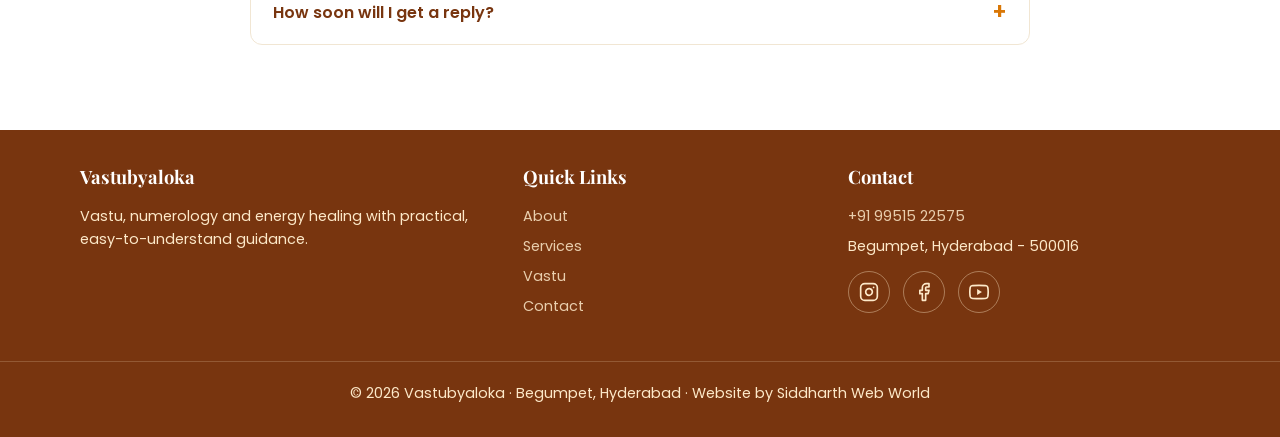
<file: contact.html>
<!DOCTYPE html>
<html lang="en">
<head>
<meta charset="UTF-8">
<meta name="viewport" content="width=device-width, initial-scale=1">
<title>Contact & Book Consultation | Vastubyaloka Begumpet</title>
<meta name="description" content="Book a Vastu or numerology consultation. Call +91 9951522575 or WhatsApp. Begumpet, Hyderabad.">
<link rel="icon" href="logo.jpeg">
<link rel="preconnect" href="https://fonts.googleapis.com">
<link href="https://fonts.googleapis.com/css2?family=Playfair+Display:wght@600;700&family=Poppins:wght@400;500;600&display=swap" rel="stylesheet">
<link rel="stylesheet" href="css/style.css">
</head>
<body data-page="contact">

<div class="topbar">
  <div class="container">
    <span>📍 Begumpet, Hyderabad</span>
    <span>🕗 Mon–Sun, 8:00 AM – 7:00 PM</span>
    <a href="tel:+919951522575">📞 +91 99515 22575</a>
  </div>
</div>

<header>
  <div class="container nav">
    <a href="index.html" class="logo"><img src="./Images/logo.jpeg" alt="Vastubyaloka Logo" class="nav-logo"></a>
    <button class="burger" aria-label="Menu">☰</button>
    <nav>
      <ul>
        <li><a href="index.html">Home</a></li>
        <li><a href="about.html">About</a></li>
        <li><a href="services.html">Services</a></li>
        <li><a href="numerology-complete.html">Numerology</a></li>
        <li><a href="vastu.html">Vastu</a></li>
        <li><a href="catalogue.html" >Catalogue</a></li>
        <li><a href="testimonials.html">Testimonials</a></li>
        <li><a href="contact.html" class="active">Contact</a></li>
      </ul>
    </nav>
  </div>
</header>

<main>

<section class="page-hero"><div class="container">
  <h1>Contact Us</h1>
  <p>Fill in the form and we'll continue the chat on WhatsApp.</p>
</div></section>

<section>
  <div class="container">
    <div class="grid">
      <div class="card reveal"><div class="ic">📞</div><h3>Call Us</h3><p>Speak to us directly during working hours.</p><a class="price" href="tel:+919951522575">+91 99515 22575</a></div>
      <div class="card reveal"><div class="ic">💬</div><h3>WhatsApp</h3><p>Quickest way to share details and book.</p><a class="price" href="https://wa.me/919951522575" target="_blank" rel="noopener">Chat Now</a></div>
      <div class="card reveal"><div class="ic">📍</div><h3>Visit Us</h3><p>Begumpet, near Park Lane, Hyderabad.</p><span class="price">Mon–Sun, 8 AM – 7 PM</span></div>
    </div>
  </div>
</section>

<section class="alt"><div class="container contact">
  <form id="enquiryForm" class="reveal">
    <input name="name" placeholder="Your name" required>
    <input name="phone" type="tel" placeholder="Phone number" required>
    <select name="service" required>
      <option value="">Select a service</option>
      <option>Complete Analysis</option><option>One Aspect</option>
      <option>Name Numerology</option><option>Mobile Numerology</option>
      <option>Vastu Consultation</option>
    </select>
    <textarea name="message" rows="4" placeholder="Tell us briefly what you need"></textarea>
    <button class="btn btn-primary" type="submit">Send on WhatsApp</button>
  </form>
  <div class="info reveal">
    <p><b>📞 Call:</b> <a href="tel:+919951522575">+91 99515 22575</a></p>
    <p><b>🕗 Hours:</b> Mon–Sun, 8:00 AM – 7:00 PM</p>
    <p><b>📍 Address:</b> No 6-3-865/1/1, Main Road, Begumpet, Hyderabad - 500016, Telangana (Near Park Lane)</p>
    <iframe loading="lazy" title="Map" src="https://www.google.com/maps?q=Begumpet+Park+Lane+Hyderabad&output=embed"></iframe>
  </div>
</div></section>

<section>
  <div class="container faq">
    <h2 class="reveal">Before You Book</h2>
    <p class="sub"></p>
    <details class="reveal"><summary>What should I send for a numerology consultation?</summary><p>Your full name and date of birth. For mobile numerology, share your mobile number too.</p></details>
    <details class="reveal"><summary>What should I send for a Vastu consultation?</summary><p>Your floor plan, the direction of the main entrance and basic property details.</p></details>
    <details class="reveal"><summary>How soon will I get a reply?</summary><p>We reply during working hours, Monday to Sunday, 8:00 AM to 7:00 PM. WhatsApp is the fastest way to reach us.</p></details>
  </div>
</section>

</main>

<footer>
  <div class="container foot-grid">
    <div>
      <h4>Vastubyaloka</h4>
      <p>Vastu, numerology and energy healing with practical, easy-to-understand guidance.</p>
    </div>
    <div>
      <h4>Quick Links</h4>
      <a href="about.html">About</a><a href="services.html">Services</a><a href="vastu.html">Vastu</a><a href="contact.html">Contact</a>
    </div>
    <div>
      <h4>Contact</h4>
      <a href="tel:+919951522575">+91 99515 22575</a>
      <p>Begumpet, Hyderabad - 500016</p>
      <div class="socials">
        <a href="https://www.instagram.com/vastubyaloka" target="_blank" rel="noopener" aria-label="Instagram">
          <svg viewBox="0 0 24 24"><rect x="2" y="2" width="20" height="20" rx="5"/><path d="M16 11.37A4 4 0 1 1 12.63 8 4 4 0 0 1 16 11.37z"/><line x1="17.5" y1="6.5" x2="17.51" y2="6.5"/></svg>
        </a>
        <a href="https://www.facebook.com/vastubyaloka" target="_blank" rel="noopener" aria-label="Facebook">
          <svg viewBox="0 0 24 24"><path d="M18 2h-3a5 5 0 0 0-5 5v3H7v4h3v8h4v-8h3l1-4h-4V7a1 1 0 0 1 1-1h3z"/></svg>
        </a>
        <a href="https://youtube.com/@alokkaalokka-z2l?si=HkWLSF_PDfoG8xxP" target="_blank" rel="noopener" aria-label="YouTube">
          <svg viewBox="0 0 24 24"><path d="M22.54 6.42a2.78 2.78 0 0 0-1.95-1.97C18.87 4 12 4 12 4s-6.87 0-8.59.45a2.78 2.78 0 0 0-1.95 1.97A29 29 0 0 0 1 12a29 29 0 0 0 .46 5.58 2.78 2.78 0 0 0 1.95 1.97C5.13 20 12 20 12 20s6.87 0 8.59-.45a2.78 2.78 0 0 0 1.95-1.97A29 29 0 0 0 23 12a29 29 0 0 0-.46-5.58z"/><polygon points="9.75,15.5 15.5,12 9.75,8.5" fill="currentColor" stroke="none"/></svg>
        </a>
      </div>
    </div>
  </div>
  <p class="copy">© 2026 Vastubyaloka · Begumpet, Hyderabad · Website by Siddharth Web World</p>
</footer>

<a class="wa" href="https://wa.me/919951522575" target="_blank" rel="noopener">💬 WhatsApp</a>
<script src="js/main.js"></script>
</body>
</html>
</file>
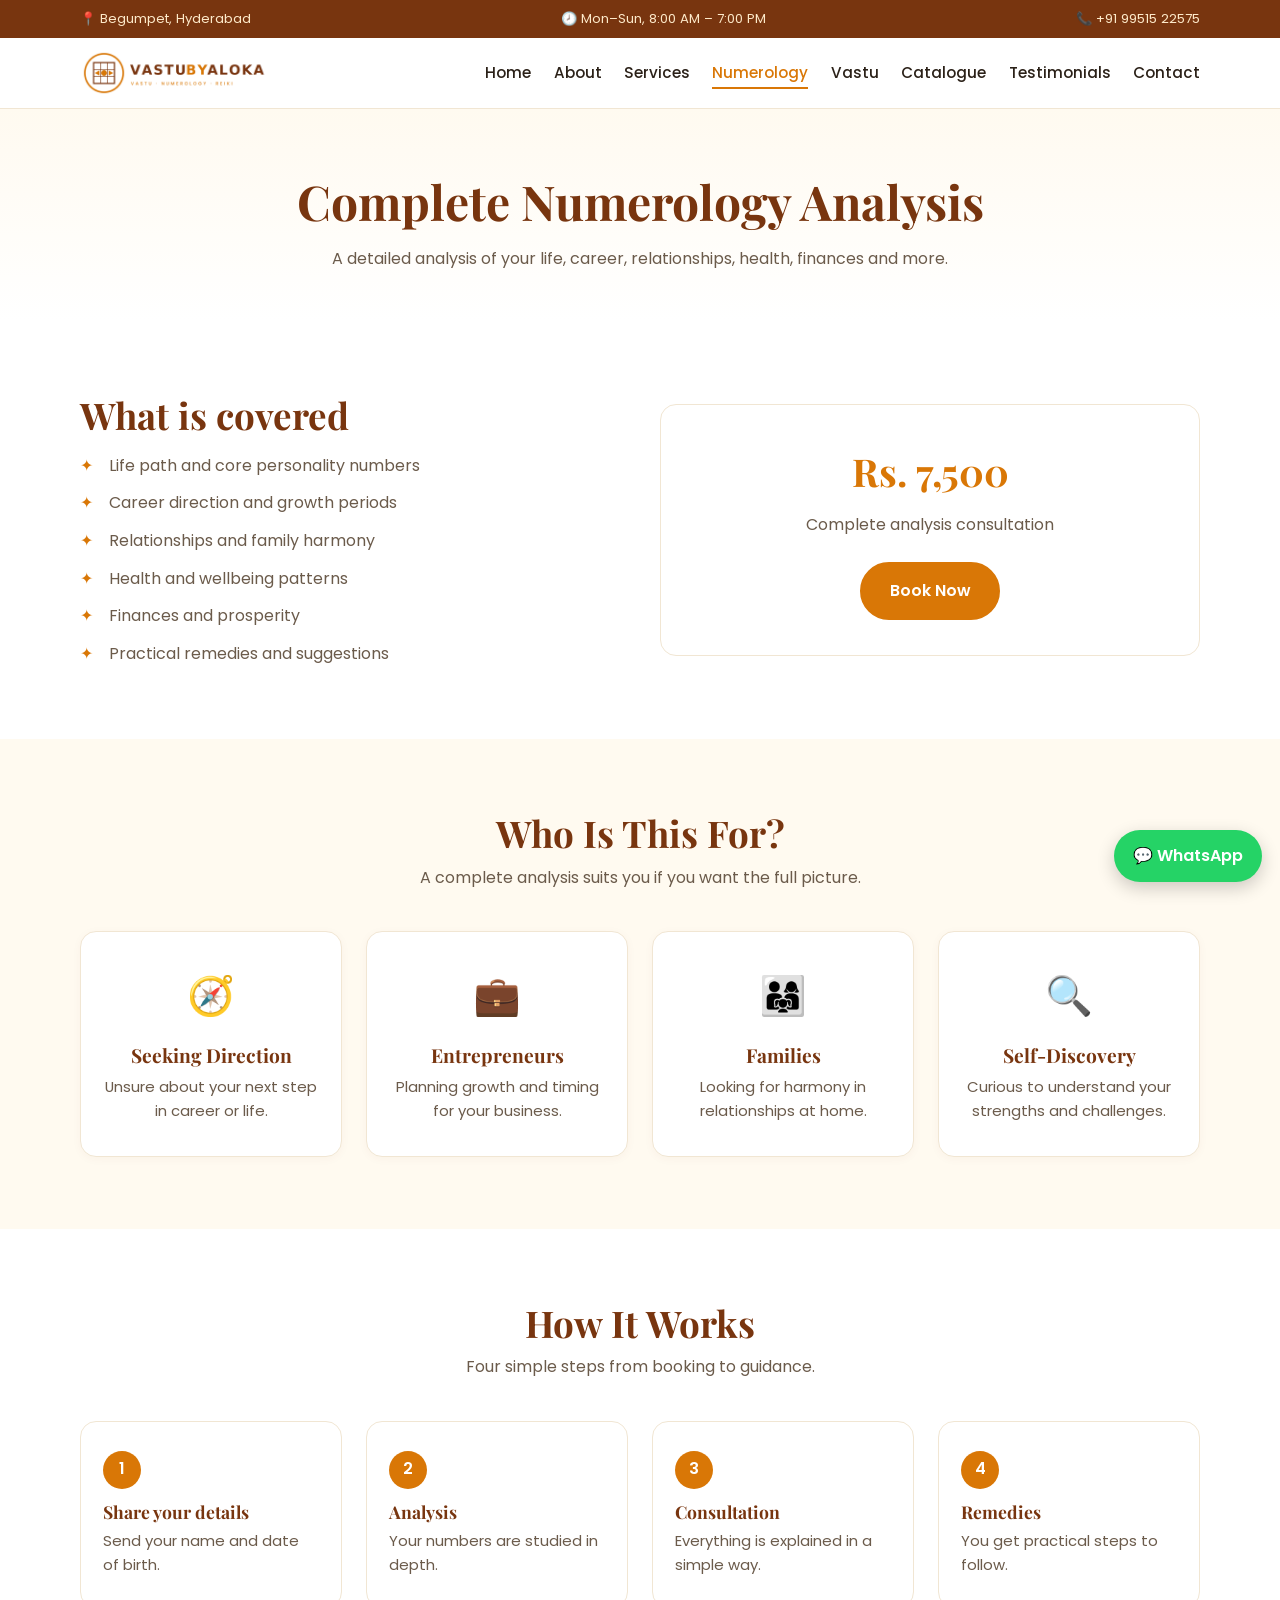
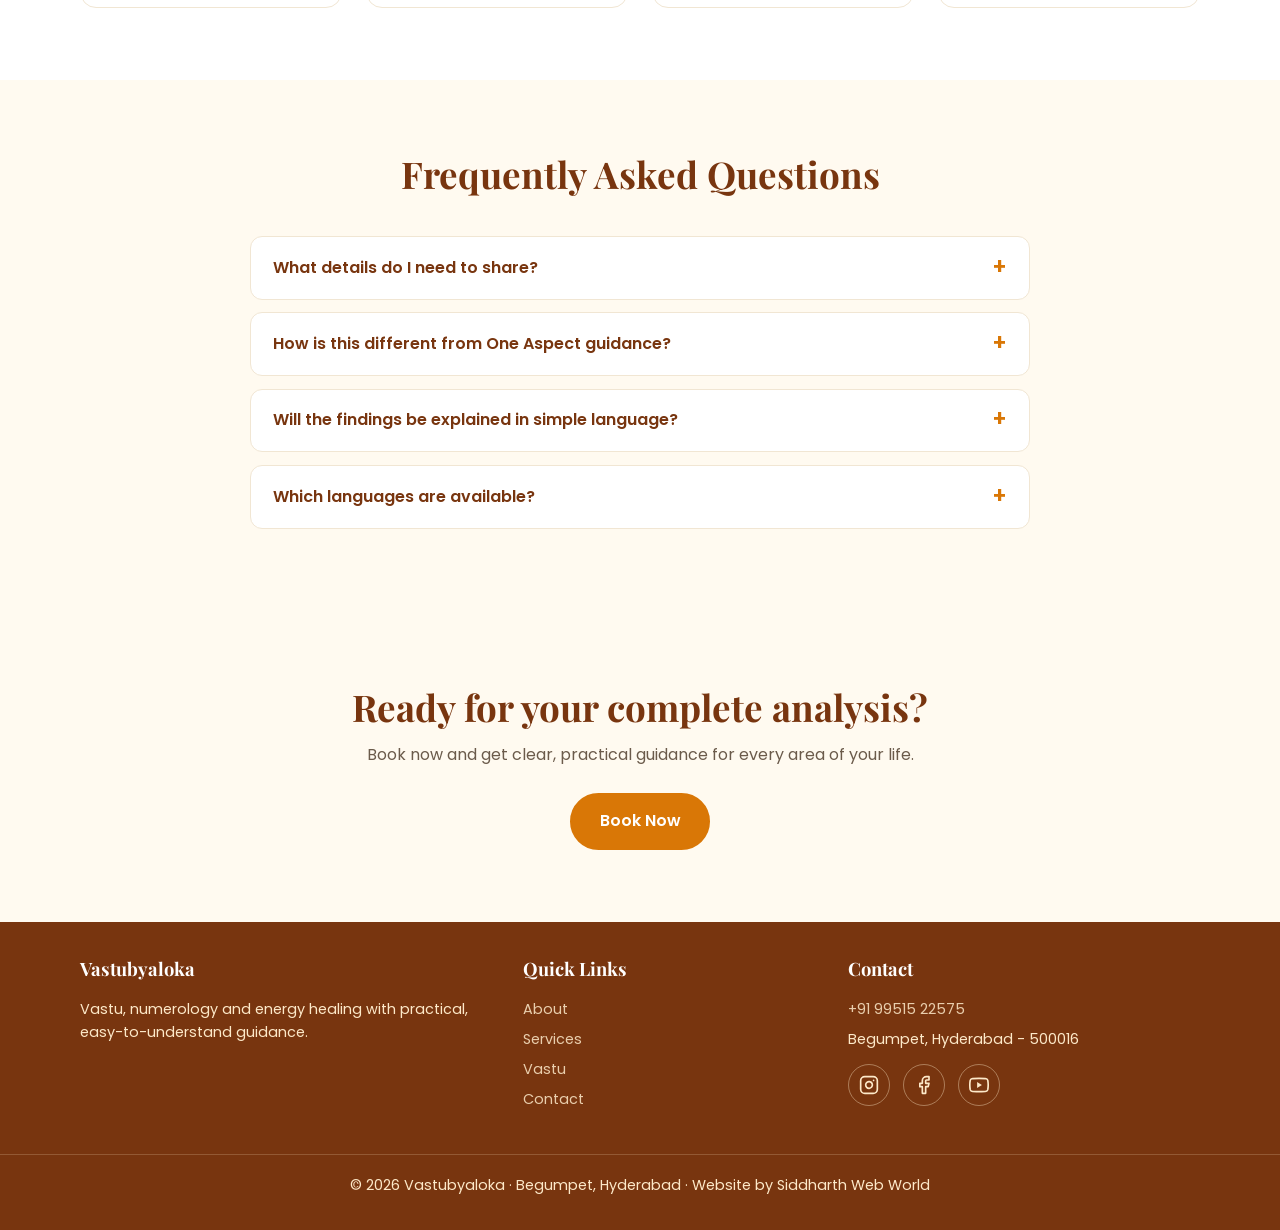
<file: numerology-complete.html>
<!DOCTYPE html>
<html lang="en">
<head>
<meta charset="UTF-8">
<meta name="viewport" content="width=device-width, initial-scale=1">
<title>Complete Numerology Analysis | Vastubyaloka</title>
<meta name="description" content="A detailed numerology analysis of your life, career, relationships, health and finances. Book with Vastubyaloka, Hyderabad.">
<link rel="icon" href="logo.jpeg">
<link rel="preconnect" href="https://fonts.googleapis.com">
<link href="https://fonts.googleapis.com/css2?family=Playfair+Display:wght@600;700&family=Poppins:wght@400;500;600&display=swap" rel="stylesheet">
<link rel="stylesheet" href="css/style.css">
</head>
<body data-page="numerology">

<div class="topbar">
  <div class="container">
    <span>📍 Begumpet, Hyderabad</span>
    <span>🕗 Mon–Sun, 8:00 AM – 7:00 PM</span>
    <a href="tel:+919951522575">📞 +91 99515 22575</a>
  </div>
</div>

<header>
  <div class="container nav">
    <a href="index.html" class="logo"><img src="./Images/logo.jpeg" alt="Vastubyaloka Logo" class="nav-logo"></a>
    <button class="burger" aria-label="Menu">☰</button>
    <nav>
      <ul>
        <li><a href="index.html">Home</a></li>
        <li><a href="about.html">About</a></li>
        <li><a href="services.html">Services</a></li>
        <li><a href="numerology-complete.html" class="active">Numerology</a></li>
        <li><a href="vastu.html">Vastu</a></li>
        <li><a href="catalogue.html" >Catalogue</a></li>
        <li><a href="testimonials.html">Testimonials</a></li>
        <li><a href="contact.html">Contact</a></li>
      </ul>
    </nav>
  </div>
</header>

<main>

<section class="page-hero"><div class="container">
  <h1>Complete Numerology Analysis</h1>
  <p>A detailed analysis of your life, career, relationships, health, finances and more.</p>
</div></section>

<section><div class="container two-col">
  <div class="reveal">
    <h2>What is covered</h2>
    <ul class="ticks">
      <li>Life path and core personality numbers</li>
      <li>Career direction and growth periods</li>
      <li>Relationships and family harmony</li>
      <li>Health and wellbeing patterns</li>
      <li>Finances and prosperity</li>
      <li>Practical remedies and suggestions</li>
    </ul>
  </div>
  <div class="panel reveal" style="text-align:center">
    <div class="price-big">Rs. 7,500</div>
    <p style="color:var(--muted);margin:.5rem 0 1.5rem">Complete analysis consultation</p>
    <a class="btn btn-primary" href="contact.html">Book Now</a>
  </div>
</div></section>

<section class="alt"><div class="container">
  <h2 class="reveal">Who Is This For?</h2>
  <p class="sub reveal">A complete analysis suits you if you want the full picture.</p>
  <div class="grid">
    <div class="card reveal"><div class="ic">🧭</div><h3>Seeking Direction</h3><p>Unsure about your next step in career or life.</p></div>
    <div class="card reveal"><div class="ic">💼</div><h3>Entrepreneurs</h3><p>Planning growth and timing for your business.</p></div>
    <div class="card reveal"><div class="ic">👨‍👩‍👧</div><h3>Families</h3><p>Looking for harmony in relationships at home.</p></div>
    <div class="card reveal"><div class="ic">🔍</div><h3>Self-Discovery</h3><p>Curious to understand your strengths and challenges.</p></div>
  </div>
</div></section>

<section><div class="container">
  <h2 class="reveal">How It Works</h2>
  <p class="sub reveal">Four simple steps from booking to guidance.</p>
  <div class="steps">
    <div class="step reveal"><h3>Share your details</h3><p>Send your name and date of birth.</p></div>
    <div class="step reveal"><h3>Analysis</h3><p>Your numbers are studied in depth.</p></div>
    <div class="step reveal"><h3>Consultation</h3><p>Everything is explained in a simple way.</p></div>
    <div class="step reveal"><h3>Remedies</h3><p>You get practical steps to follow.</p></div>
  </div>
</div></section>

<section class="alt">
  <div class="container faq">
    <h2 class="reveal">Frequently Asked Questions</h2>
    <p class="sub"></p>
    <details class="reveal"><summary>What details do I need to share?</summary><p>Your full name and date of birth. Additional details may be requested during the consultation.</p></details>
    <details class="reveal"><summary>How is this different from One Aspect guidance?</summary><p>The complete analysis covers life, career, relationships, health and finances. One Aspect focuses on a single area of your choice.</p></details>
    <details class="reveal"><summary>Will the findings be explained in simple language?</summary><p>Yes. Every point is explained clearly so you understand the reasoning and the steps to follow.</p></details>
    <details class="reveal"><summary>Which languages are available?</summary><p>English and Hindi.</p></details>
  </div>
</section>

<section class="cta-band"><div class="container">
  <h2>Ready for your complete analysis?</h2>
  <p>Book now and get clear, practical guidance for every area of your life.</p>
  <a class="btn btn-primary" href="contact.html">Book Now</a>
</div></section>

</main>

<footer>
  <div class="container foot-grid">
    <div>
      <h4>Vastubyaloka</h4>
      <p>Vastu, numerology and energy healing with practical, easy-to-understand guidance.</p>
    </div>
    <div>
      <h4>Quick Links</h4>
      <a href="about.html">About</a><a href="services.html">Services</a><a href="vastu.html">Vastu</a><a href="contact.html">Contact</a>
    </div>
    <div>
      <h4>Contact</h4>
      <a href="tel:+919951522575">+91 99515 22575</a>
      <p>Begumpet, Hyderabad - 500016</p>
      <div class="socials">
        <a href="https://www.instagram.com/vastubyaloka" target="_blank" rel="noopener" aria-label="Instagram">
          <svg viewBox="0 0 24 24"><rect x="2" y="2" width="20" height="20" rx="5"/><path d="M16 11.37A4 4 0 1 1 12.63 8 4 4 0 0 1 16 11.37z"/><line x1="17.5" y1="6.5" x2="17.51" y2="6.5"/></svg>
        </a>
        <a href="https://www.facebook.com/vastubyaloka" target="_blank" rel="noopener" aria-label="Facebook">
          <svg viewBox="0 0 24 24"><path d="M18 2h-3a5 5 0 0 0-5 5v3H7v4h3v8h4v-8h3l1-4h-4V7a1 1 0 0 1 1-1h3z"/></svg>
        </a>
        <a href="https://youtube.com/@alokkaalokka-z2l?si=HkWLSF_PDfoG8xxP" target="_blank" rel="noopener" aria-label="YouTube">
          <svg viewBox="0 0 24 24"><path d="M22.54 6.42a2.78 2.78 0 0 0-1.95-1.97C18.87 4 12 4 12 4s-6.87 0-8.59.45a2.78 2.78 0 0 0-1.95 1.97A29 29 0 0 0 1 12a29 29 0 0 0 .46 5.58 2.78 2.78 0 0 0 1.95 1.97C5.13 20 12 20 12 20s6.87 0 8.59-.45a2.78 2.78 0 0 0 1.95-1.97A29 29 0 0 0 23 12a29 29 0 0 0-.46-5.58z"/><polygon points="9.75,15.5 15.5,12 9.75,8.5" fill="currentColor" stroke="none"/></svg>
        </a>
      </div>
    </div>
  </div>
  <p class="copy">© 2026 Vastubyaloka · Begumpet, Hyderabad · Website by Siddharth Web World</p>
</footer>

<a class="wa" href="https://wa.me/919951522575" target="_blank" rel="noopener">💬 WhatsApp</a>
<script src="js/main.js"></script>
</body>
</html>
</file>
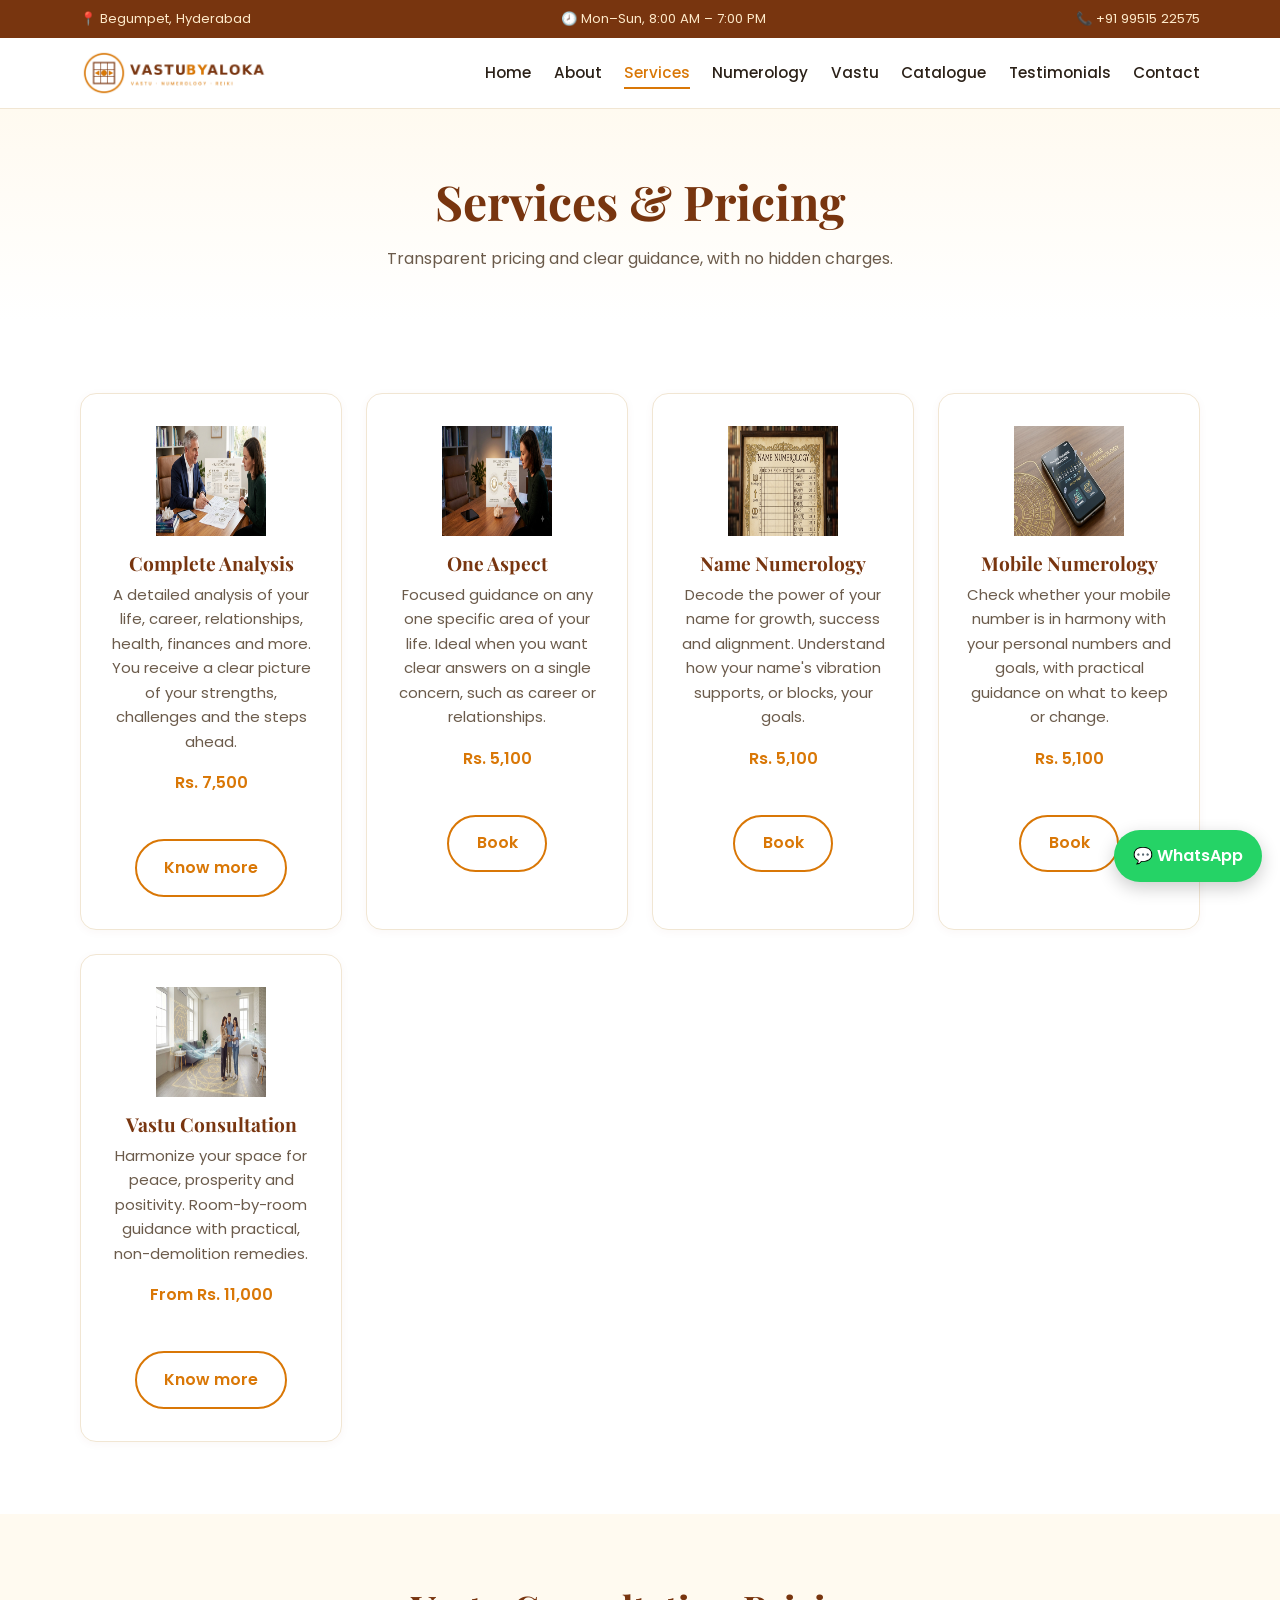
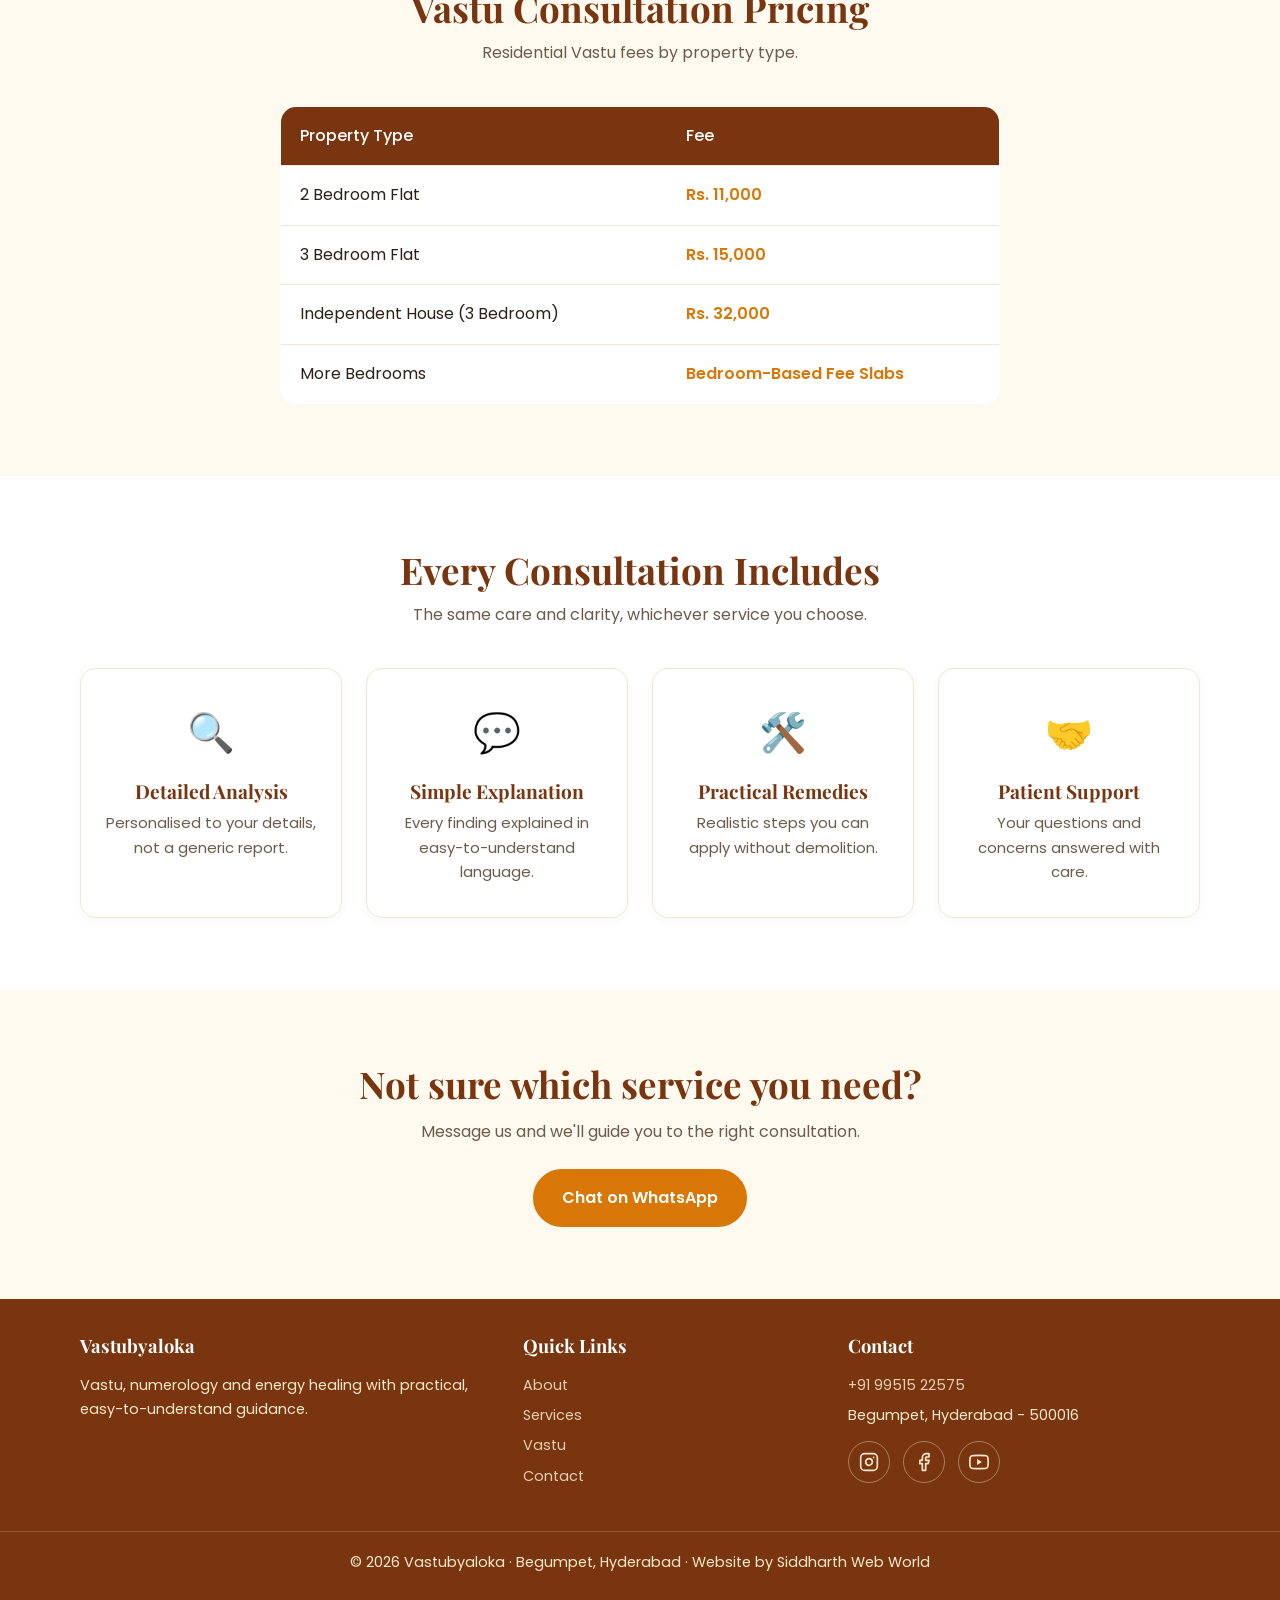
<file: services.html>
<!DOCTYPE html>
<html lang="en">
<head>
<meta charset="UTF-8">
<meta name="viewport" content="width=device-width, initial-scale=1">
<title>Services & Pricing | Vastubyaloka Hyderabad</title>
<meta name="description" content="Numerology and Vastu consultation services with transparent pricing from Vastubyaloka, Begumpet, Hyderabad.">
<link rel="icon" href="logo.jpeg">
<link rel="preconnect" href="https://fonts.googleapis.com">
<link href="https://fonts.googleapis.com/css2?family=Playfair+Display:wght@600;700&family=Poppins:wght@400;500;600&display=swap" rel="stylesheet">
<link rel="stylesheet" href="css/style.css">
</head>
<body data-page="services">

<div class="topbar">
  <div class="container">
    <span>📍 Begumpet, Hyderabad</span>
    <span>🕗 Mon–Sun, 8:00 AM – 7:00 PM</span>
    <a href="tel:+919951522575">📞 +91 99515 22575</a>
  </div>
</div>

<header>
  <div class="container nav">
    <a href="index.html" class="logo"><img src="./Images/logo.jpeg" alt="Vastubyaloka Logo" class="nav-logo"></a>
    <button class="burger" aria-label="Menu">☰</button>
    <nav>
      <ul>
        <li><a href="index.html">Home</a></li>
        <li><a href="about.html">About</a></li>
        <li><a href="services.html" class="active">Services</a></li>
        <li><a href="numerology-complete.html">Numerology</a></li>
        <li><a href="vastu.html">Vastu</a></li>
        <li><a href="catalogue.html" >Catalogue</a></li>
        <li><a href="testimonials.html">Testimonials</a></li>
        <li><a href="contact.html">Contact</a></li>
      </ul>
    </nav>
  </div>
</header>

<main>

<section class="page-hero"><div class="container">
  <h1>Services &amp; Pricing</h1>
  <p>Transparent pricing and clear guidance, with no hidden charges.</p>
</div></section>

<section><div class="container"><div class="grid">
  <div class="card reveal"><div class="ic"><img src="./Images/Complete Analysis.png" alt="Complete Analysis"></div><h3>Complete Analysis</h3>
    <p>A detailed analysis of your life, career, relationships, health, finances and more. You receive a clear picture of your strengths, challenges and the steps ahead.</p>
    <span class="price">Rs. 7,500</span><br><a class="btn btn-outline" style="margin-top:1rem" href="numerology-complete.html">Know more</a></div>
  <div class="card reveal"><div class="ic"><img src="./Images/One Aspect.png" alt="One Aspect"></div><h3>One Aspect</h3>
    <p>Focused guidance on any one specific area of your life. Ideal when you want clear answers on a single concern, such as career or relationships.</p>
    <span class="price">Rs. 5,100</span><br><a class="btn btn-outline" style="margin-top:1rem" href="contact.html">Book</a></div>
  <div class="card reveal"><div class="ic"><img src="./Images/Name Numerology.png" alt="Name Numerology"></div><h3>Name Numerology</h3>
    <p>Decode the power of your name for growth, success and alignment. Understand how your name's vibration supports, or blocks, your goals.</p>
    <span class="price">Rs. 5,100</span><br><a class="btn btn-outline" style="margin-top:1rem" href="contact.html">Book</a></div>
  <div class="card reveal"><div class="ic"><img src="./Images/Mobile Numerology.png" alt="Mobile Numerology"></div><h3>Mobile Numerology</h3>
    <p>Check whether your mobile number is in harmony with your personal numbers and goals, with practical guidance on what to keep or change.</p>
    <span class="price">Rs. 5,100</span><br><a class="btn btn-outline" style="margin-top:1rem" href="contact.html">Book</a></div>
  <div class="card reveal"><div class="ic"><img src="./Images/Vastu Consultation.png" alt="Vastu Consultation"></div><h3>Vastu Consultation</h3>
    <p>Harmonize your space for peace, prosperity and positivity. Room-by-room guidance with practical, non-demolition remedies.</p>
    <span class="price">From Rs. 11,000</span><br><a class="btn btn-outline" style="margin-top:1rem" href="vastu.html">Know more</a></div>
</div></div></section>

<section class="alt" id="pricing">
  <div class="container">
    <h2 class="reveal">Vastu Consultation Pricing</h2>
    <p class="sub reveal">Residential Vastu fees by property type.</p>
    <div class="table-wrap reveal">
      <table>
        <tr><th>Property Type</th><th>Fee</th></tr>
        <tr><td>2 Bedroom Flat</td><td>Rs. 11,000</td></tr>
        <tr><td>3 Bedroom Flat</td><td>Rs. 15,000</td></tr>
        <tr><td>Independent House (3 Bedroom)</td><td>Rs. 32,000</td></tr>
        <tr><td>More Bedrooms</td><td>Bedroom-Based Fee Slabs</td></tr>
      </table>
    </div>
  </div>
</section>

<section>
  <div class="container">
    <h2 class="reveal">Every Consultation Includes</h2>
    <p class="sub reveal">The same care and clarity, whichever service you choose.</p>
    <div class="grid">
      <div class="card reveal"><div class="ic">🔍</div><h3>Detailed Analysis</h3><p>Personalised to your details, not a generic report.</p></div>
      <div class="card reveal"><div class="ic">💬</div><h3>Simple Explanation</h3><p>Every finding explained in easy-to-understand language.</p></div>
      <div class="card reveal"><div class="ic">🛠️</div><h3>Practical Remedies</h3><p>Realistic steps you can apply without demolition.</p></div>
      <div class="card reveal"><div class="ic">🤝</div><h3>Patient Support</h3><p>Your questions and concerns answered with care.</p></div>
    </div>
  </div>
</section>

<section class="cta-band"><div class="container">
  <h2>Not sure which service you need?</h2>
  <p>Message us and we'll guide you to the right consultation.</p>
  <a class="btn btn-primary" href="https://wa.me/919951522575" target="_blank" rel="noopener">Chat on WhatsApp</a>
</div></section>

</main>

<footer>
  <div class="container foot-grid">
    <div>
      <h4>Vastubyaloka</h4>
      <p>Vastu, numerology and energy healing with practical, easy-to-understand guidance.</p>
    </div>
    <div>
      <h4>Quick Links</h4>
      <a href="about.html">About</a><a href="services.html">Services</a><a href="vastu.html">Vastu</a><a href="contact.html">Contact</a>
    </div>
    <div>
      <h4>Contact</h4>
      <a href="tel:+919951522575">+91 99515 22575</a>
      <p>Begumpet, Hyderabad - 500016</p>
      <div class="socials">
        <a href="https://www.instagram.com/vastubyaloka" target="_blank" rel="noopener" aria-label="Instagram">
          <svg viewBox="0 0 24 24"><rect x="2" y="2" width="20" height="20" rx="5"/><path d="M16 11.37A4 4 0 1 1 12.63 8 4 4 0 0 1 16 11.37z"/><line x1="17.5" y1="6.5" x2="17.51" y2="6.5"/></svg>
        </a>
        <a href="https://www.facebook.com/vastubyaloka" target="_blank" rel="noopener" aria-label="Facebook">
          <svg viewBox="0 0 24 24"><path d="M18 2h-3a5 5 0 0 0-5 5v3H7v4h3v8h4v-8h3l1-4h-4V7a1 1 0 0 1 1-1h3z"/></svg>
        </a>
        <a href="https://youtube.com/@alokkaalokka-z2l?si=HkWLSF_PDfoG8xxP" target="_blank" rel="noopener" aria-label="YouTube">
          <svg viewBox="0 0 24 24"><path d="M22.54 6.42a2.78 2.78 0 0 0-1.95-1.97C18.87 4 12 4 12 4s-6.87 0-8.59.45a2.78 2.78 0 0 0-1.95 1.97A29 29 0 0 0 1 12a29 29 0 0 0 .46 5.58 2.78 2.78 0 0 0 1.95 1.97C5.13 20 12 20 12 20s6.87 0 8.59-.45a2.78 2.78 0 0 0 1.95-1.97A29 29 0 0 0 23 12a29 29 0 0 0-.46-5.58z"/><polygon points="9.75,15.5 15.5,12 9.75,8.5" fill="currentColor" stroke="none"/></svg>
        </a>
      </div>
    </div>
  </div>
  <p class="copy">© 2026 Vastubyaloka · Begumpet, Hyderabad · Website by Siddharth Web World</p>
</footer>

<a class="wa" href="https://wa.me/919951522575" target="_blank" rel="noopener">💬 WhatsApp</a>
<script src="js/main.js"></script>
</body>
</html>
</file>
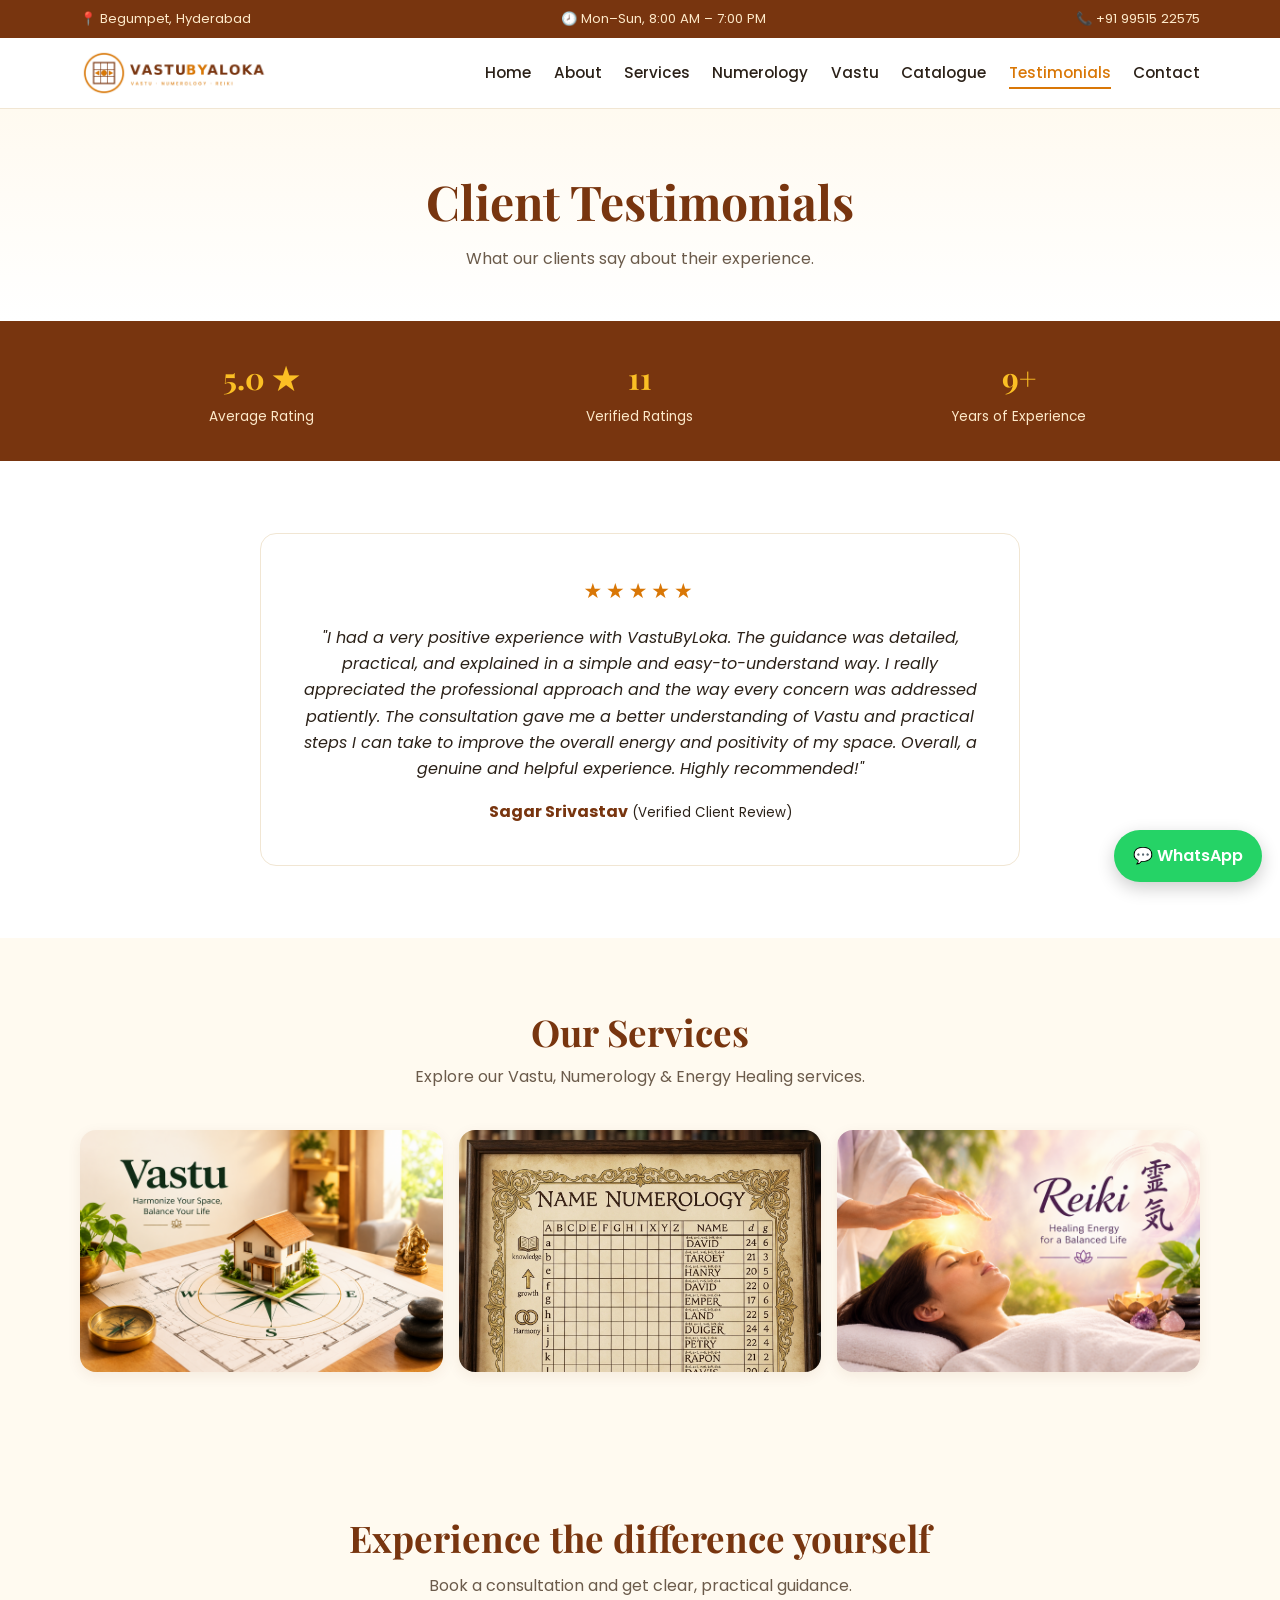
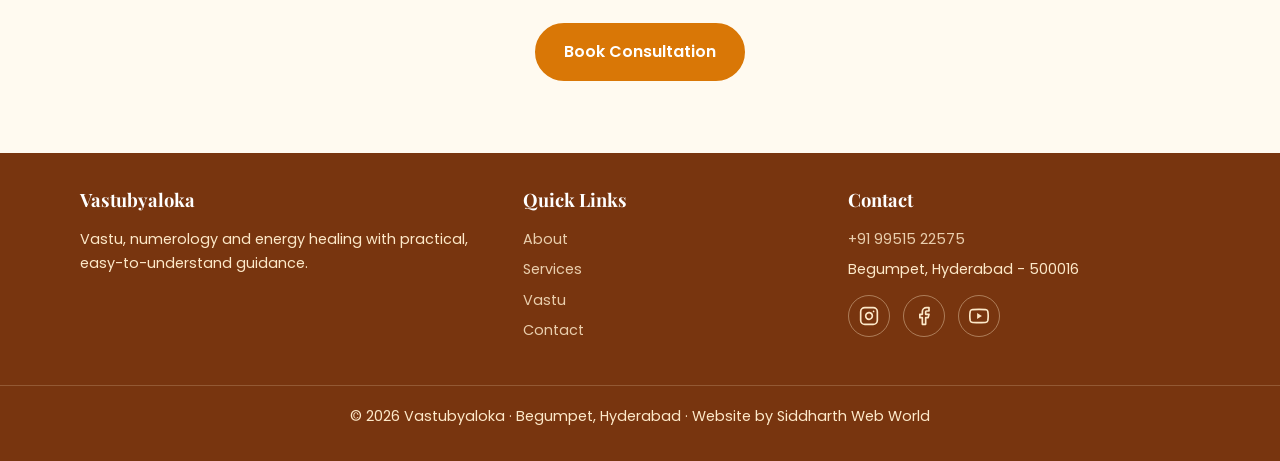
<file: testimonials.html>
<!DOCTYPE html>
<html lang="en">
<head>
<meta charset="UTF-8">
<meta name="viewport" content="width=device-width, initial-scale=1">
<title>Client Testimonials | Vastubyaloka</title>
<meta name="description" content="Read verified client reviews for Vastubyaloka, a 5.0 rated Vastu and numerology consultant in Hyderabad.">
<link rel="icon" href="logo.jpeg">
<link rel="preconnect" href="https://fonts.googleapis.com">
<link href="https://fonts.googleapis.com/css2?family=Playfair+Display:wght@600;700&family=Poppins:wght@400;500;600&display=swap" rel="stylesheet">
<link rel="stylesheet" href="css/style.css">
</head>
<body data-page="testimonials">

<div class="topbar">
  <div class="container">
    <span>📍 Begumpet, Hyderabad</span>
    <span>🕗 Mon–Sun, 8:00 AM – 7:00 PM</span>
    <a href="tel:+919951522575">📞 +91 99515 22575</a>
  </div>
</div>

<header>
  <div class="container nav">
    <a href="index.html" class="logo"><img src="./Images/logo.jpeg" alt="Vastubyaloka Logo" class="nav-logo"></a>
    <button class="burger" aria-label="Menu">☰</button>
    <nav>
      <ul>
        <li><a href="index.html">Home</a></li>
        <li><a href="about.html">About</a></li>
        <li><a href="services.html">Services</a></li>
        <li><a href="numerology-complete.html">Numerology</a></li>
        <li><a href="vastu.html">Vastu</a></li>
        <li><a href="catalogue.html" >Catalogue</a></li>
        <li><a href="testimonials.html" class="active">Testimonials</a></li>
        <li><a href="contact.html">Contact</a></li>
      </ul>
    </nav>
  </div>
</header>

<main>

<section class="page-hero"><div class="container">
  <h1>Client Testimonials</h1>
  <p>What our clients say about their experience.</p>
</div></section>

<section class="trust">
  <div class="container stats">
    <div><b>5.0 ★</b><span>Average Rating</span></div>
    <div><b>11</b><span>Verified Ratings</span></div>
    <div><b>9+</b><span>Years of Experience</span></div>
  </div>
</section>

<section><div class="container">
  <div class="quote reveal">
    <div class="stars">★★★★★</div>
    <p>"I had a very positive experience with VastuByLoka. The guidance was detailed, practical, and explained in a simple and easy-to-understand way. I really appreciated the professional approach and the way every concern was addressed patiently. The consultation gave me a better understanding of Vastu and practical steps I can take to improve the overall energy and positivity of my space. Overall, a genuine and helpful experience. Highly recommended!"</p>
    <b>Sagar Srivastav</b> <small>(Verified Client Review)</small>
  </div>
</div></section>

<section class="alt">
  <div class="container">
    <h2 class="reveal">Our Services</h2>
    <p class="sub">Explore our Vastu, Numerology &amp; Energy Healing services.</p>
    <div class="gallery">
      <div class="reveal">
        <img src="./Images/Vastu Harmony_ Balance Your Life.png" alt="Vastu Consultation" loading="lazy">
      </div>
      <div class="reveal">
        <img src="./Images/Name Numerology.png" alt="Numerology Services" loading="lazy">
      </div>
      <div class="reveal">
        <img src="./Images/Serene Reiki Healing Energy.png" alt="Energy Healing" loading="lazy">
      </div>
    </div>
  </div>
</section>

<section class="cta-band"><div class="container">
  <h2>Experience the difference yourself</h2>
  <p>Book a consultation and get clear, practical guidance.</p>
  <a class="btn btn-primary" href="contact.html">Book Consultation</a>
</div></section>

</main>

<footer>
  <div class="container foot-grid">
    <div>
      <h4>Vastubyaloka</h4>
      <p>Vastu, numerology and energy healing with practical, easy-to-understand guidance.</p>
    </div>
    <div>
      <h4>Quick Links</h4>
      <a href="about.html">About</a><a href="services.html">Services</a><a href="vastu.html">Vastu</a><a href="contact.html">Contact</a>
    </div>
    <div>
      <h4>Contact</h4>
      <a href="tel:+919951522575">+91 99515 22575</a>
      <p>Begumpet, Hyderabad - 500016</p>
      <div class="socials">
        <a href="https://www.instagram.com/vastubyaloka" target="_blank" rel="noopener" aria-label="Instagram">
          <svg viewBox="0 0 24 24"><rect x="2" y="2" width="20" height="20" rx="5"/><path d="M16 11.37A4 4 0 1 1 12.63 8 4 4 0 0 1 16 11.37z"/><line x1="17.5" y1="6.5" x2="17.51" y2="6.5"/></svg>
        </a>
        <a href="https://www.facebook.com/vastubyaloka" target="_blank" rel="noopener" aria-label="Facebook">
          <svg viewBox="0 0 24 24"><path d="M18 2h-3a5 5 0 0 0-5 5v3H7v4h3v8h4v-8h3l1-4h-4V7a1 1 0 0 1 1-1h3z"/></svg>
        </a>
        <a href="https://youtube.com/@alokkaalokka-z2l?si=HkWLSF_PDfoG8xxP" target="_blank" rel="noopener" aria-label="YouTube">
          <svg viewBox="0 0 24 24"><path d="M22.54 6.42a2.78 2.78 0 0 0-1.95-1.97C18.87 4 12 4 12 4s-6.87 0-8.59.45a2.78 2.78 0 0 0-1.95 1.97A29 29 0 0 0 1 12a29 29 0 0 0 .46 5.58 2.78 2.78 0 0 0 1.95 1.97C5.13 20 12 20 12 20s6.87 0 8.59-.45a2.78 2.78 0 0 0 1.95-1.97A29 29 0 0 0 23 12a29 29 0 0 0-.46-5.58z"/><polygon points="9.75,15.5 15.5,12 9.75,8.5" fill="currentColor" stroke="none"/></svg>
        </a>
      </div>
    </div>
  </div>
  <p class="copy">© 2026 Vastubyaloka · Begumpet, Hyderabad · Website by Siddharth Web World</p>
</footer>

<a class="wa" href="https://wa.me/919951522575" target="_blank" rel="noopener">💬 WhatsApp</a>
<script src="js/main.js"></script>
</body>
</html>
</file>
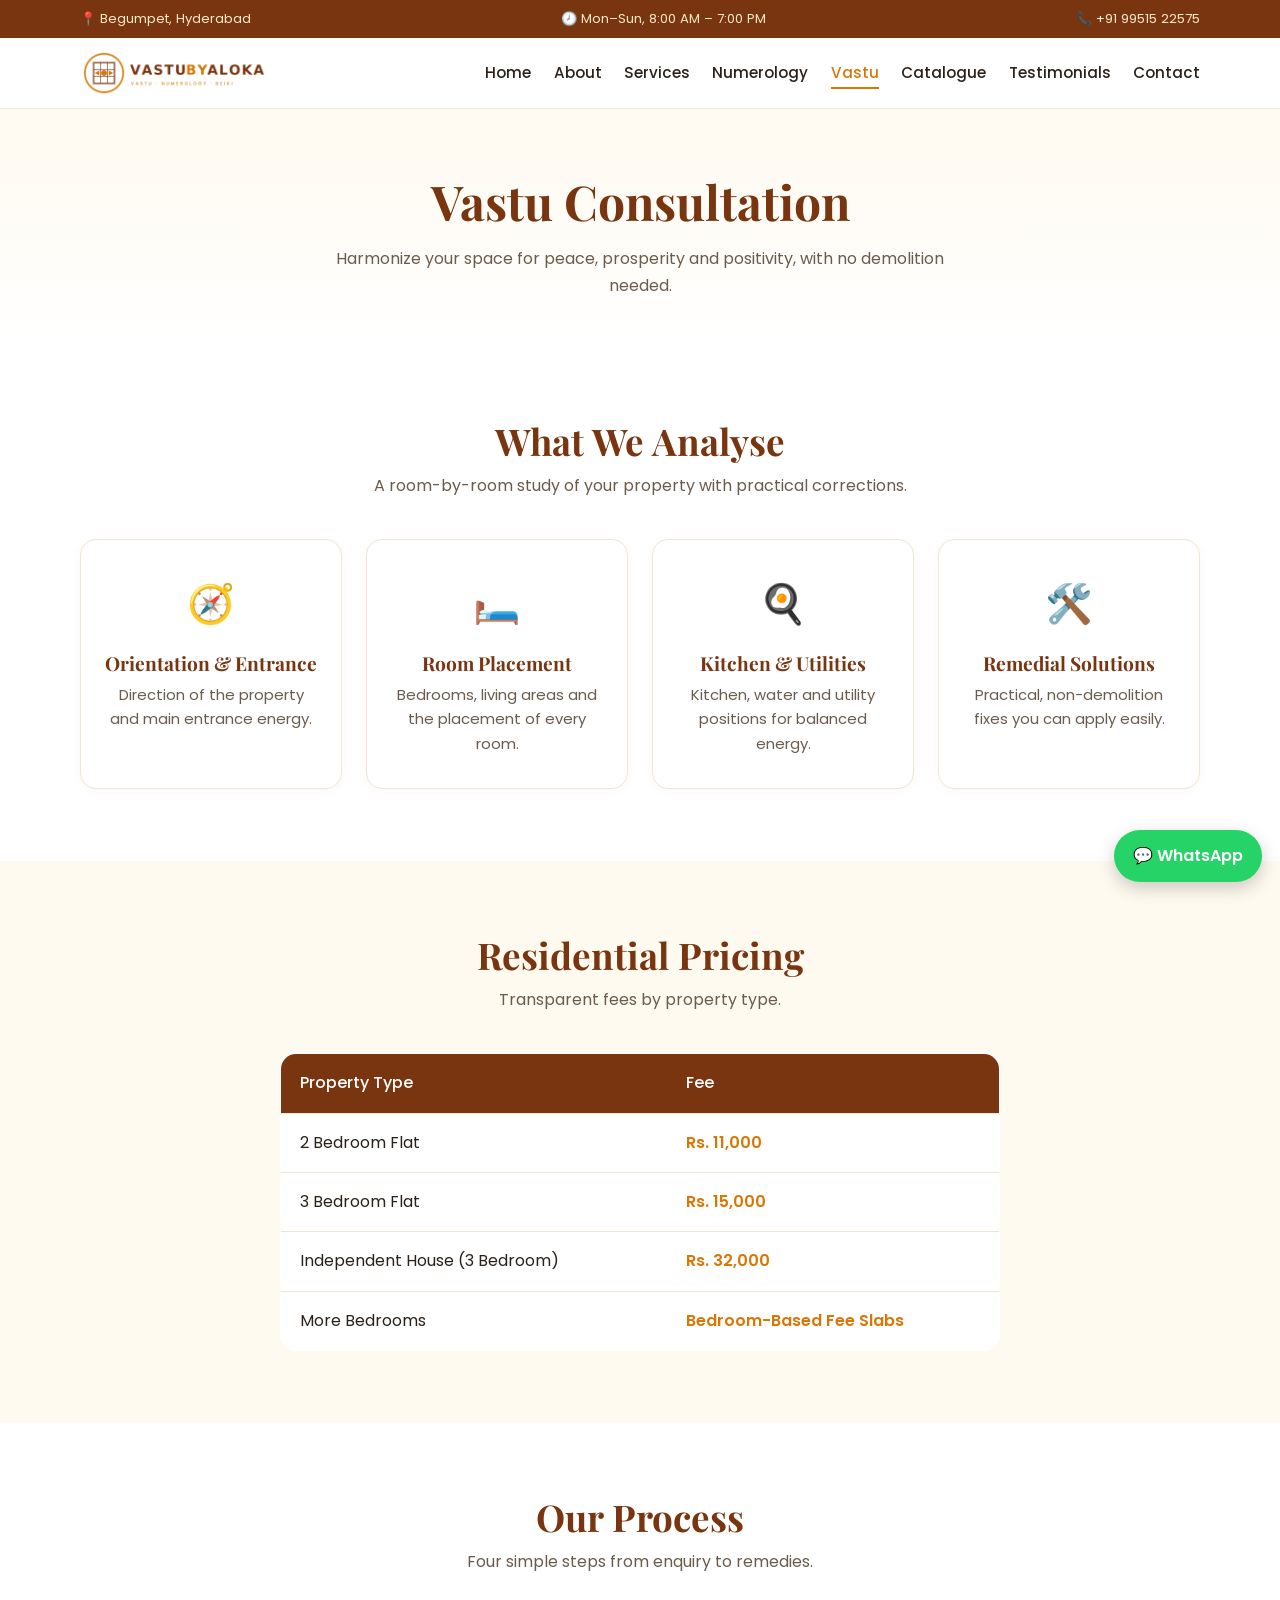
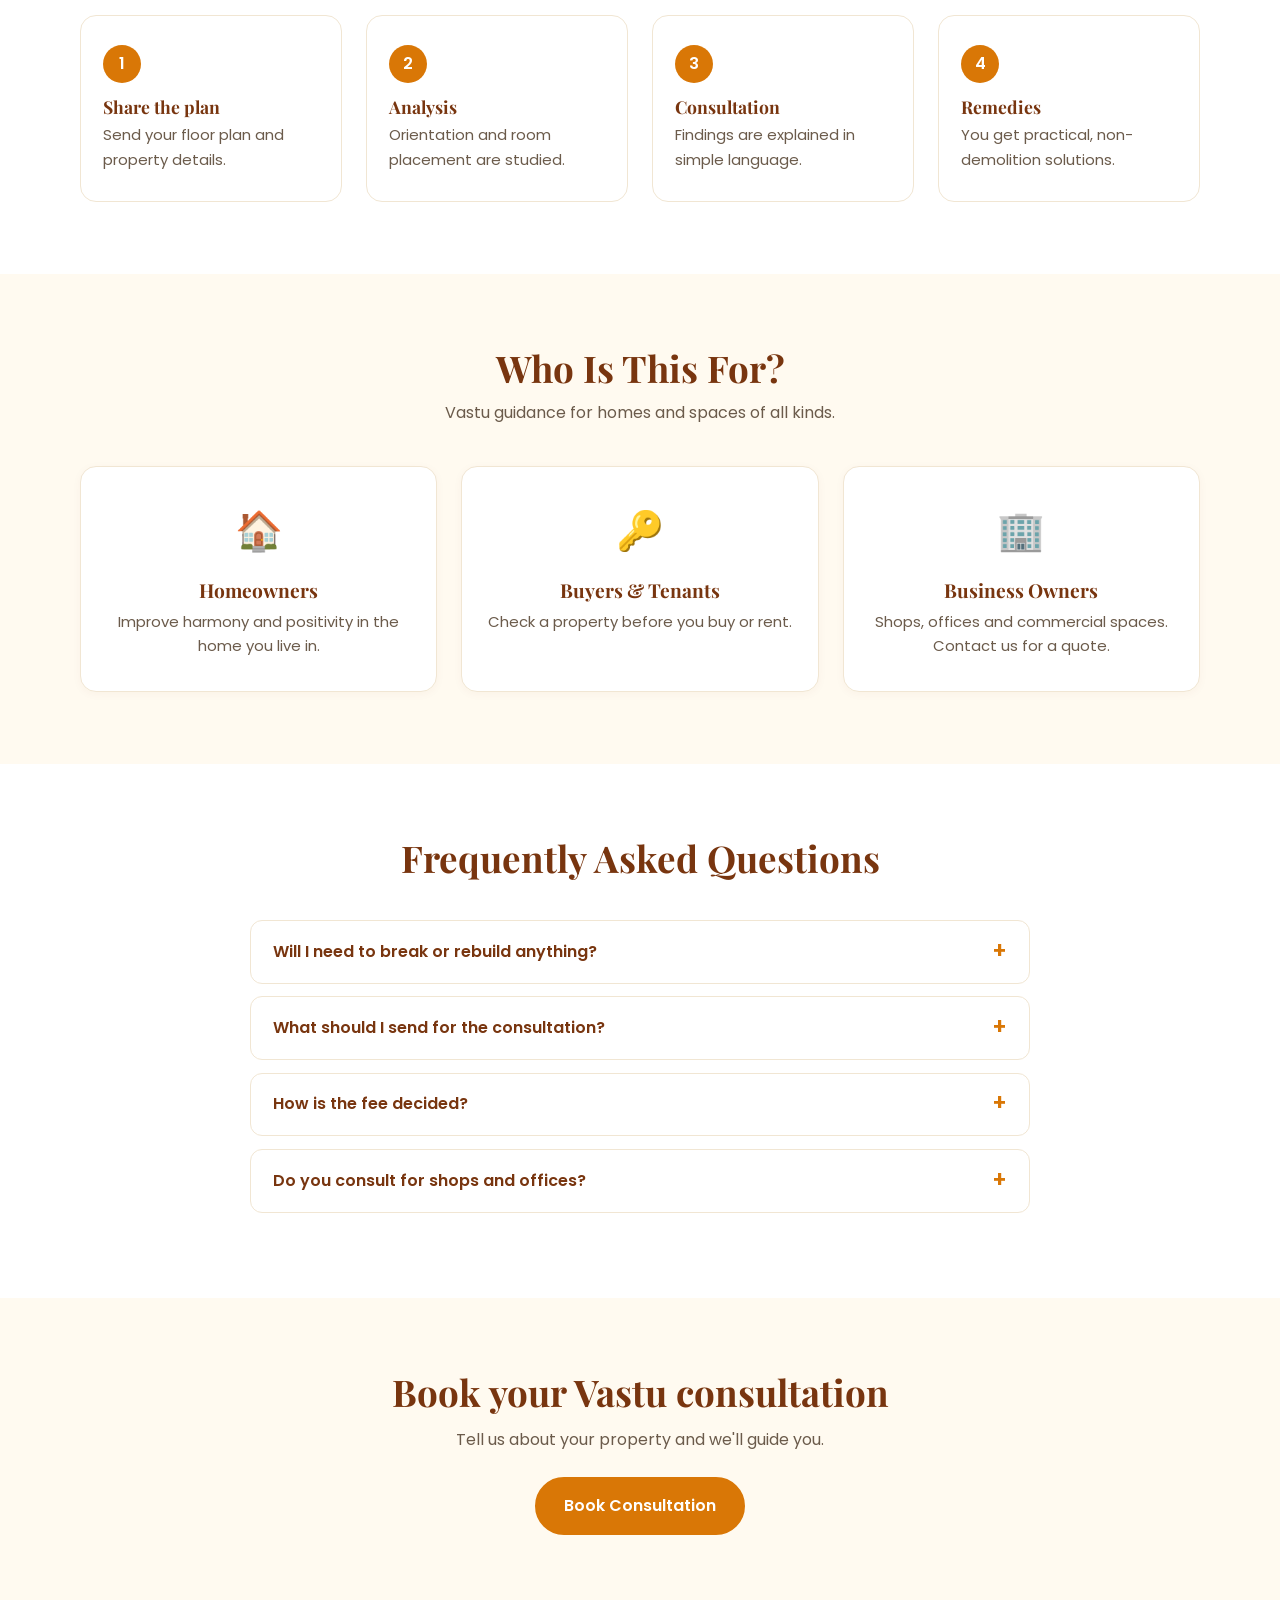
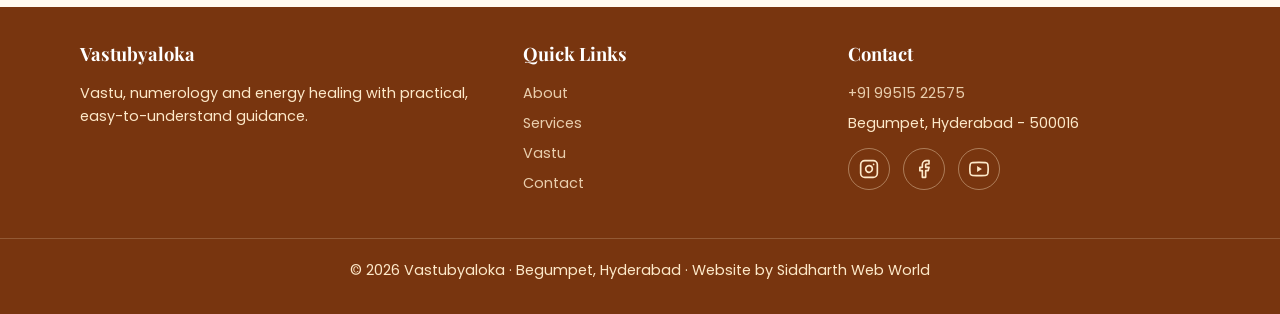
<file: vastu.html>
<!DOCTYPE html>
<html lang="en">
<head>
<meta charset="UTF-8">
<meta name="viewport" content="width=device-width, initial-scale=1">
<title>Vastu Consultation in Hyderabad | Vastubyaloka</title>
<meta name="description" content="Practical Vastu consultation for flats and independent houses in Begumpet, Hyderabad. Non-demolition remedies.">
<link rel="icon" href="logo.jpeg">
<link rel="preconnect" href="https://fonts.googleapis.com">
<link href="https://fonts.googleapis.com/css2?family=Playfair+Display:wght@600;700&family=Poppins:wght@400;500;600&display=swap" rel="stylesheet">
<link rel="stylesheet" href="css/style.css">
</head>
<body data-page="vastu">

<div class="topbar">
  <div class="container">
    <span>📍 Begumpet, Hyderabad</span>
    <span>🕗 Mon–Sun, 8:00 AM – 7:00 PM</span>
    <a href="tel:+919951522575">📞 +91 99515 22575</a>
  </div>
</div>

<header>
  <div class="container nav">
    <a href="index.html" class="logo"><img src="./Images/logo.jpeg" alt="Vastubyaloka Logo" class="nav-logo"></a>
    <button class="burger" aria-label="Menu">☰</button>
    <nav>
      <ul>
        <li><a href="index.html">Home</a></li>
        <li><a href="about.html">About</a></li>
        <li><a href="services.html">Services</a></li>
        <li><a href="numerology-complete.html">Numerology</a></li>
        <li><a href="vastu.html" class="active">Vastu</a></li>
        <li><a href="catalogue.html" >Catalogue</a></li>
        <li><a href="testimonials.html">Testimonials</a></li>
        <li><a href="contact.html">Contact</a></li>
      </ul>
    </nav>
  </div>
</header>

<main>

<section class="page-hero"><div class="container">
  <h1>Vastu Consultation</h1>
  <p>Harmonize your space for peace, prosperity and positivity, with no demolition needed.</p>
</div></section>

<section><div class="container">
  <h2 class="reveal">What We Analyse</h2>
  <p class="sub reveal">A room-by-room study of your property with practical corrections.</p>
  <div class="grid">
    <div class="card reveal"><div class="ic">🧭</div><h3>Orientation &amp; Entrance</h3><p>Direction of the property and main entrance energy.</p></div>
    <div class="card reveal"><div class="ic">🛏️</div><h3>Room Placement</h3><p>Bedrooms, living areas and the placement of every room.</p></div>
    <div class="card reveal"><div class="ic">🍳</div><h3>Kitchen &amp; Utilities</h3><p>Kitchen, water and utility positions for balanced energy.</p></div>
    <div class="card reveal"><div class="ic">🛠️</div><h3>Remedial Solutions</h3><p>Practical, non-demolition fixes you can apply easily.</p></div>
  </div>
</div></section>

<section class="alt"><div class="container">
  <h2 class="reveal">Residential Pricing</h2>
  <p class="sub reveal">Transparent fees by property type.</p>
  <div class="table-wrap reveal">
    <table>
      <tr><th>Property Type</th><th>Fee</th></tr>
      <tr><td>2 Bedroom Flat</td><td>Rs. 11,000</td></tr>
      <tr><td>3 Bedroom Flat</td><td>Rs. 15,000</td></tr>
      <tr><td>Independent House (3 Bedroom)</td><td>Rs. 32,000</td></tr>
      <tr><td>More Bedrooms</td><td>Bedroom-Based Fee Slabs</td></tr>
    </table>
  </div>
</div></section>

<section><div class="container">
  <h2 class="reveal">Our Process</h2>
  <p class="sub reveal">Four simple steps from enquiry to remedies.</p>
  <div class="steps">
    <div class="step reveal"><h3>Share the plan</h3><p>Send your floor plan and property details.</p></div>
    <div class="step reveal"><h3>Analysis</h3><p>Orientation and room placement are studied.</p></div>
    <div class="step reveal"><h3>Consultation</h3><p>Findings are explained in simple language.</p></div>
    <div class="step reveal"><h3>Remedies</h3><p>You get practical, non-demolition solutions.</p></div>
  </div>
</div></section>

<section class="alt"><div class="container">
  <h2 class="reveal">Who Is This For?</h2>
  <p class="sub reveal">Vastu guidance for homes and spaces of all kinds.</p>
  <div class="grid">
    <div class="card reveal"><div class="ic">🏠</div><h3>Homeowners</h3><p>Improve harmony and positivity in the home you live in.</p></div>
    <div class="card reveal"><div class="ic">🔑</div><h3>Buyers &amp; Tenants</h3><p>Check a property before you buy or rent.</p></div>
    <div class="card reveal"><div class="ic">🏢</div><h3>Business Owners</h3><p>Shops, offices and commercial spaces. Contact us for a quote.</p></div>
  </div>
</div></section>

<section>
  <div class="container faq">
    <h2 class="reveal">Frequently Asked Questions</h2>
    <p class="sub"></p>
    <details class="reveal"><summary>Will I need to break or rebuild anything?</summary><p>No. Our approach focuses on practical, non-demolition remedies that fit your existing space.</p></details>
    <details class="reveal"><summary>What should I send for the consultation?</summary><p>Your floor plan, the direction of the main entrance and basic property details such as the number of bedrooms.</p></details>
    <details class="reveal"><summary>How is the fee decided?</summary><p>The fee depends on the property type and number of bedrooms, as shown in the pricing table above.</p></details>
    <details class="reveal"><summary>Do you consult for shops and offices?</summary><p>Yes. Please message us with your property details and we'll share a quote.</p></details>
  </div>
</section>

<section class="cta-band"><div class="container">
  <h2>Book your Vastu consultation</h2>
  <p>Tell us about your property and we'll guide you.</p>
  <a class="btn btn-primary" href="contact.html">Book Consultation</a>
</div></section>

</main>

<footer>
  <div class="container foot-grid">
    <div>
      <h4>Vastubyaloka</h4>
      <p>Vastu, numerology and energy healing with practical, easy-to-understand guidance.</p>
    </div>
    <div>
      <h4>Quick Links</h4>
      <a href="about.html">About</a><a href="services.html">Services</a><a href="vastu.html">Vastu</a><a href="contact.html">Contact</a>
    </div>
    <div>
      <h4>Contact</h4>
      <a href="tel:+919951522575">+91 99515 22575</a>
      <p>Begumpet, Hyderabad - 500016</p>
      <div class="socials">
        <a href="https://www.instagram.com/vastubyaloka" target="_blank" rel="noopener" aria-label="Instagram">
          <svg viewBox="0 0 24 24"><rect x="2" y="2" width="20" height="20" rx="5"/><path d="M16 11.37A4 4 0 1 1 12.63 8 4 4 0 0 1 16 11.37z"/><line x1="17.5" y1="6.5" x2="17.51" y2="6.5"/></svg>
        </a>
        <a href="https://www.facebook.com/vastubyaloka" target="_blank" rel="noopener" aria-label="Facebook">
          <svg viewBox="0 0 24 24"><path d="M18 2h-3a5 5 0 0 0-5 5v3H7v4h3v8h4v-8h3l1-4h-4V7a1 1 0 0 1 1-1h3z"/></svg>
        </a>
        <a href="https://youtube.com/@alokkaalokka-z2l?si=HkWLSF_PDfoG8xxP" target="_blank" rel="noopener" aria-label="YouTube">
          <svg viewBox="0 0 24 24"><path d="M22.54 6.42a2.78 2.78 0 0 0-1.95-1.97C18.87 4 12 4 12 4s-6.87 0-8.59.45a2.78 2.78 0 0 0-1.95 1.97A29 29 0 0 0 1 12a29 29 0 0 0 .46 5.58 2.78 2.78 0 0 0 1.95 1.97C5.13 20 12 20 12 20s6.87 0 8.59-.45a2.78 2.78 0 0 0 1.95-1.97A29 29 0 0 0 23 12a29 29 0 0 0-.46-5.58z"/><polygon points="9.75,15.5 15.5,12 9.75,8.5" fill="currentColor" stroke="none"/></svg>
        </a>
      </div>
    </div>
  </div>
  <p class="copy">© 2026 Vastubyaloka · Begumpet, Hyderabad · Website by Siddharth Web World</p>
</footer>

<a class="wa" href="https://wa.me/919951522575" target="_blank" rel="noopener">💬 WhatsApp</a>
<script src="js/main.js"></script>
</body>
</html>
</file>
<file: css/style.css>
/* ===== Base ===== */
:root{--gold:#d97706;--maroon:#78350f;--cream:#fffaf0;--ink:#2b2118;--muted:#6b5b4b;--line:#f1e6d3;--r:16px}
*{box-sizing:border-box;margin:0;padding:0}
html{scroll-behavior:smooth}
body{font-family:'Poppins',system-ui,sans-serif;color:var(--ink);background:#fff;line-height:1.65;overflow-x:hidden}
img{max-width:100%}
a{color:inherit;text-decoration:none}
:focus-visible{outline:3px solid var(--gold);outline-offset:3px}
.container{width:min(1120px,92%);margin:auto}
h1,h2,h3{font-family:'Playfair Display',Georgia,serif;color:var(--maroon);line-height:1.2}
h2{font-size:clamp(1.6rem,3.5vw,2.3rem);text-align:center}
.sub{text-align:center;color:var(--muted);max-width:620px;margin:.6rem auto 2.5rem}
section{padding:4.5rem 0}
.alt{background:var(--cream)}

/* ===== Buttons ===== */
.btn{display:inline-block;padding:.85rem 1.7rem;border-radius:50px;font-weight:600;border:2px solid var(--gold);transition:.25s;cursor:pointer;font-family:inherit;font-size:1rem}
.btn-primary{background:var(--gold);color:#fff}
.btn-primary:hover{background:var(--maroon);border-color:var(--maroon)}
.btn-outline{color:var(--gold)}
.btn-outline:hover{background:var(--gold);color:#fff}

/* ===== Splash ===== */
#splash{position:fixed;inset:0;background:#fff;z-index:9999;display:flex;flex-direction:column;align-items:center;justify-content:center;gap:1rem;transition:opacity .7s,visibility .7s;animation:splashOut .7s 3.2s forwards}
#splash.hide{opacity:0;visibility:hidden}
.om{font-size:4rem;color:var(--gold);animation:pulse 1.6s ease-in-out infinite}
.splash-name{font-family:'Playfair Display',serif;font-size:2.2rem;color:var(--maroon);letter-spacing:.12em;animation:rise 1s both}
.splash-tag{color:var(--muted);animation:rise 1s .4s both}
.bar{width:160px;height:3px;background:var(--line);border-radius:3px;overflow:hidden}
.bar i{display:block;height:100%;width:0;background:var(--gold);animation:load 2.2s forwards}
@keyframes pulse{50%{transform:scale(1.15)}}
@keyframes rise{from{opacity:0;transform:translateY(14px)}}
@keyframes load{to{width:100%}}
@keyframes splashOut{to{opacity:0;visibility:hidden}}

/* ===== Top bar ===== */
.topbar{background:var(--maroon);color:#fde9c9;font-size:.82rem}
.topbar .container{display:flex;justify-content:space-between;gap:1rem;padding:.5rem 0;flex-wrap:wrap}
.topbar a:hover{color:#fff}
@media(max-width:700px){.topbar span:nth-child(2){display:none}.topbar .container{justify-content:center}}

/* ===== Header ===== */
header{position:sticky;top:0;background:rgba(255,255,255,.95);backdrop-filter:blur(8px);border-bottom:1px solid var(--line);z-index:100}
.nav{display:flex;align-items:center;justify-content:space-between;height:70px}
.logo{display:flex;align-items:center}
.nav-logo{height:48px;width:auto;display:block;object-fit:contain}
nav ul{display:flex;gap:1.4rem;list-style:none}
nav a{font-size:.95rem;font-weight:500;padding:.3rem 0;border-bottom:2px solid transparent}
nav a:hover,nav a.active{color:var(--gold);border-color:var(--gold)}
.burger{display:none;background:none;border:0;font-size:1.8rem;color:var(--maroon);cursor:pointer}
@media(max-width:980px){
  .burger{display:block}
  nav{position:absolute;top:70px;left:0;right:0;background:#fff;border-bottom:1px solid var(--line);max-height:0;overflow:hidden;transition:max-height .35s}
  nav.open{max-height:460px}
  nav ul{flex-direction:column;gap:0;padding:1rem 4%}
  nav li{padding:.6rem 0}
}

/* ===== Hero ===== */
.hero{background:linear-gradient(180deg,var(--cream),#fff);padding:5rem 0 4rem;text-align:center}
.hero h1{font-size:clamp(2rem,5vw,3.4rem);max-width:820px;margin:auto}
.hero p{color:var(--muted);max-width:600px;margin:1.2rem auto 2rem;font-size:1.05rem}
.hero .btns{display:flex;gap:1rem;justify-content:center;flex-wrap:wrap}
.badges{display:flex;gap:2.5rem;justify-content:center;flex-wrap:wrap;margin-top:3rem}
.badges b{display:block;font-size:1.6rem;color:var(--gold);font-family:'Playfair Display',serif}
.badges span{font-size:.85rem;color:var(--muted)}

.hero-split{text-align:left;padding:4.5rem 0}
.hero-grid{display:grid;grid-template-columns:1.2fr .8fr;gap:3rem;align-items:center}
.hero-split h1{margin:0}
.hero-split p{margin:1.2rem 0 2rem}
.hero-split .btns{justify-content:flex-start}
.eyebrow{display:inline-block;background:#fff;border:1px solid var(--line);color:var(--gold);padding:.35rem 1rem;border-radius:50px;font-size:.8rem;font-weight:600;letter-spacing:.08em;text-transform:uppercase;margin-bottom:1.2rem}
.hero-points{list-style:none;display:flex;gap:1.4rem;flex-wrap:wrap;margin-top:1.8rem;font-size:.9rem;color:var(--muted)}
.hero-art{display:grid;place-items:center}
.hero-art svg{width:min(340px,80%);filter:drop-shadow(0 20px 30px rgba(217,119,6,.18));animation:float 5s ease-in-out infinite}
@keyframes float{50%{transform:translateY(-12px)}}
@media(max-width:860px){
  .hero-grid{grid-template-columns:1fr;text-align:center}
  .hero-split .btns,.hero-points{justify-content:center}
  .hero-art{order:-1}
  .hero-art svg{width:180px}
}

/* ===== Trust strip ===== */
.trust{padding:0;background:var(--maroon)}
.stats{display:grid;grid-template-columns:repeat(auto-fit,minmax(170px,1fr));gap:1rem;padding:2rem 0;text-align:center}
.stats b{display:block;font-family:'Playfair Display',serif;font-size:1.9rem;color:#fbbf24}
.stats span{color:#fde9c9;font-size:.85rem}

/* ===== Cards ===== */
.grid{display:grid;grid-template-columns:repeat(auto-fit,minmax(240px,1fr));gap:1.5rem}
.card{background:#fff;border:1px solid var(--line);border-radius:var(--r);padding:2rem 1.5rem;text-align:center;transition:.3s;box-shadow:0 2px 10px rgba(120,53,15,.04)}
.card:hover{transform:translateY(-6px);box-shadow:0 14px 30px rgba(217,119,6,.15)}
.card .ic{font-size:2.4rem;margin-bottom:1rem}
.card .ic img{width:110px;height:110px;display:block;margin:0 auto;transition:.3s}
.card:hover .ic img{transform:scale(1.08)}
.card h3{font-size:1.2rem;margin-bottom:.5rem}
.card p{color:var(--muted);font-size:.93rem}
.price{display:block;margin-top:1rem;font-weight:600;color:var(--gold)}
@media(max-width:600px){.card .ic img{width:90px;height:90px}}

/* ===== Pricing table ===== */
.table-wrap{overflow-x:auto;max-width:720px;margin:auto}
table{width:100%;border-collapse:collapse;background:#fff;border-radius:var(--r);overflow:hidden;border:1px solid var(--line)}
th,td{padding:1rem 1.2rem;text-align:left;border-bottom:1px solid var(--line)}
th{background:var(--maroon);color:#fff;font-weight:500}
td:last-child{font-weight:600;color:var(--gold);white-space:nowrap}

/* ===== Testimonial ===== */
.quote{max-width:760px;margin:auto;text-align:center;background:#fff;border:1px solid var(--line);border-radius:var(--r);padding:2.5rem 2rem}
.stars{color:var(--gold);font-size:1.3rem;letter-spacing:4px}
.quote p{font-style:italic;margin:1rem 0}
.quote b{color:var(--maroon)}

/* ===== Contact ===== */
.contact{display:grid;grid-template-columns:1fr 1fr;gap:2rem}
@media(max-width:800px){.contact{grid-template-columns:1fr}}
form{display:grid;gap:1rem}
input,select,textarea{width:100%;padding:.85rem 1rem;border:1px solid #e5d5bb;border-radius:10px;font:inherit}
input:focus,select:focus,textarea:focus{outline:2px solid var(--gold);border-color:transparent}
.info p{margin-bottom:.7rem;color:var(--muted)}
.info b{color:var(--maroon)}
iframe{width:100%;height:240px;border:0;border-radius:var(--r);margin-top:1rem}

/* ===== Inner pages ===== */
.page-hero{background:linear-gradient(180deg,var(--cream),#fff);padding:4rem 0 3rem;text-align:center}
.page-hero h1{font-size:clamp(1.9rem,4.5vw,3rem)}
.page-hero p{color:var(--muted);max-width:620px;margin:1rem auto 0}
.two-col{display:grid;grid-template-columns:1fr 1fr;gap:2.5rem;align-items:center}
@media(max-width:800px){.two-col{grid-template-columns:1fr}}
.two-col h2{text-align:left;margin-bottom:1rem}
.two-col p{color:var(--muted);margin-bottom:.8rem}
.ticks{list-style:none;display:grid;gap:.7rem}
.ticks li{padding-left:1.8rem;position:relative;color:var(--muted)}
.ticks li::before{content:"✦";position:absolute;left:0;color:var(--gold)}
.steps{counter-reset:s;display:grid;grid-template-columns:repeat(auto-fit,minmax(220px,1fr));gap:1.5rem}
.step{background:#fff;border:1px solid var(--line);border-radius:var(--r);padding:1.8rem 1.4rem;position:relative}
.step::before{counter-increment:s;content:counter(s);display:grid;place-items:center;width:38px;height:38px;border-radius:50%;background:var(--gold);color:#fff;font-weight:600;margin-bottom:.8rem}
.step h3{font-size:1.1rem;margin-bottom:.4rem}
.step p{color:var(--muted);font-size:.93rem}
.panel{background:#fff;border:1px solid var(--line);border-radius:var(--r);padding:2.2rem}
.panel .price-big{font-family:'Playfair Display',serif;font-size:2.4rem;color:var(--gold);font-weight:700}
.cta-band{background:var(--cream);text-align:center}
.cta-band p{color:var(--muted);margin:.8rem 0 1.5rem}

/* ===== Gallery ===== */
.gallery{display:grid;grid-template-columns:repeat(auto-fit,minmax(220px,1fr));gap:1rem}
.gallery .ph{aspect-ratio:4/3;border-radius:var(--r);background:var(--cream);border:1px dashed #e5d5bb;display:grid;place-items:center;color:var(--muted);font-size:.9rem;overflow:hidden}
.gallery img{width:100%;height:100%;object-fit:cover;border-radius:var(--r);box-shadow:0 4px 14px rgba(120,53,15,.08);transition:.3s;display:block}
.gallery img:hover{transform:translateY(-4px);box-shadow:0 14px 28px rgba(217,119,6,.18)}

/* ===== FAQ ===== */
.faq{max-width:780px}
.faq details{border:1px solid var(--line);border-radius:12px;padding:1.1rem 1.4rem;margin-bottom:.8rem;background:#fff}
.faq summary{cursor:pointer;font-weight:600;color:var(--maroon);list-style:none;display:flex;justify-content:space-between;gap:1rem}
.faq summary::-webkit-details-marker{display:none}
.faq summary::after{content:"+";color:var(--gold);font-size:1.4rem;line-height:1}
.faq details[open] summary::after{content:"–"}
.faq details p{color:var(--muted);margin-top:.8rem}

/* ===== Footer ===== */
footer{background:var(--maroon);color:#fde9c9;text-align:center;padding:2rem 0;font-size:.9rem}
.foot-grid{display:grid;grid-template-columns:1.4fr 1fr 1.2fr;gap:2rem;text-align:left;padding-bottom:1.5rem}
@media(max-width:800px){.foot-grid{grid-template-columns:1fr;text-align:center}.foot-grid .socials{justify-content:center}}
.foot-grid h4{font-family:'Playfair Display',serif;color:#fff;font-size:1.15rem;margin-bottom:.8rem}
.foot-grid > div > a{display:block;margin-bottom:.4rem;opacity:.85}
.foot-grid > div > a:hover{opacity:1;color:#fbbf24}
.foot-grid .socials{justify-content:flex-start;margin-top:.8rem}
footer .copy{border-top:1px solid rgba(253,233,201,.2);padding-top:1.2rem;margin-top:.5rem}

/* ===== Social icons ===== */
.socials{display:flex;gap:.8rem;justify-content:center;margin-bottom:1rem}
.socials a{width:42px;height:42px;border-radius:50%;border:1px solid rgba(253,233,201,.4);display:grid;place-items:center;color:#fde9c9;transition:.25s}
.socials a:hover{background:var(--gold);border-color:var(--gold);color:#fff;transform:translateY(-3px)}
.socials svg{width:20px;height:20px;fill:none;stroke:currentColor;stroke-width:2;stroke-linecap:round;stroke-linejoin:round}

/* ===== Floating WhatsApp ===== */
.wa{position:fixed;right:18px;bottom:18px;background:#25d366;color:#fff;padding:.8rem 1.2rem;border-radius:50px;font-weight:600;box-shadow:0 6px 18px rgba(0,0,0,.2);z-index:200}

/* ===== Scroll reveal ===== */
.reveal{opacity:0;transform:translateY(24px);transition:.7s}
.reveal.show{opacity:1;transform:none}

/* ===== Catalogue ===== */
.filters{display:flex;gap:.6rem;flex-wrap:wrap;justify-content:center;margin-bottom:2.2rem}
.filters button{padding:.55rem 1.3rem;border-radius:50px;border:1px solid var(--line);background:#fff;color:var(--maroon);font:inherit;font-weight:500;cursor:pointer;transition:.25s}
.filters button:hover,.filters button.on{background:var(--gold);border-color:var(--gold);color:#fff}
.pgrid{display:grid;grid-template-columns:repeat(auto-fill,minmax(250px,1fr));gap:1.5rem}
.pcard{background:#fff;border:1px solid var(--line);border-radius:var(--r);overflow:hidden;display:flex;flex-direction:column;transition:.3s;box-shadow:0 2px 10px rgba(120,53,15,.04)}
.pcard:hover{transform:translateY(-6px);box-shadow:0 14px 30px rgba(217,119,6,.15)}
.pimg{aspect-ratio:1/1;position:relative;background:var(--cream);display:grid;place-items:center;overflow:hidden}
.pimg::after{content:"Photo coming soon";color:var(--muted);font-size:.85rem}
.pimg img{position:absolute;inset:0;width:100%;height:100%;object-fit:cover;z-index:1}
.badge{position:absolute;top:12px;left:12px;background:var(--gold);color:#fff;font-size:.75rem;font-weight:600;padding:.25rem .7rem;border-radius:50px;z-index:2}
.pbody{padding:1.3rem;display:flex;flex-direction:column;flex:1}
.pbody h3{font-size:1.1rem;margin-bottom:.4rem}
.pbody p{color:var(--muted);font-size:.9rem;flex:1}
.pprice{margin:.9rem 0}
.pprice b{font-size:1.25rem;color:var(--gold);font-family:'Playfair Display',serif}
.pprice s{color:var(--muted);font-size:.9rem;margin-left:.5rem}
.pbody .btn{text-align:center;padding:.65rem 1rem;font-size:.9rem}

/* ===== Reduced motion ===== */
@media(prefers-reduced-motion:reduce){
  *,*::before,*::after{animation-duration:.01ms!important;animation-iteration-count:1!important;transition-duration:.01ms!important;scroll-behavior:auto!important}
  .reveal{opacity:1;transform:none}
}
.pimg{aspect-ratio:1/1;position:relative;background:#fff;display:grid;place-items:center;overflow:hidden;border-bottom:1px solid var(--line)}
.pimg::after{content:"Photo coming soon";color:var(--muted);font-size:.85rem}
.pimg img{position:absolute;inset:0;width:100%;height:100%;object-fit:contain;padding:12px;background:#fff;z-index:1;transition:transform .4s}
.pcard:hover .pimg img{transform:scale(1.06)}
</file>
